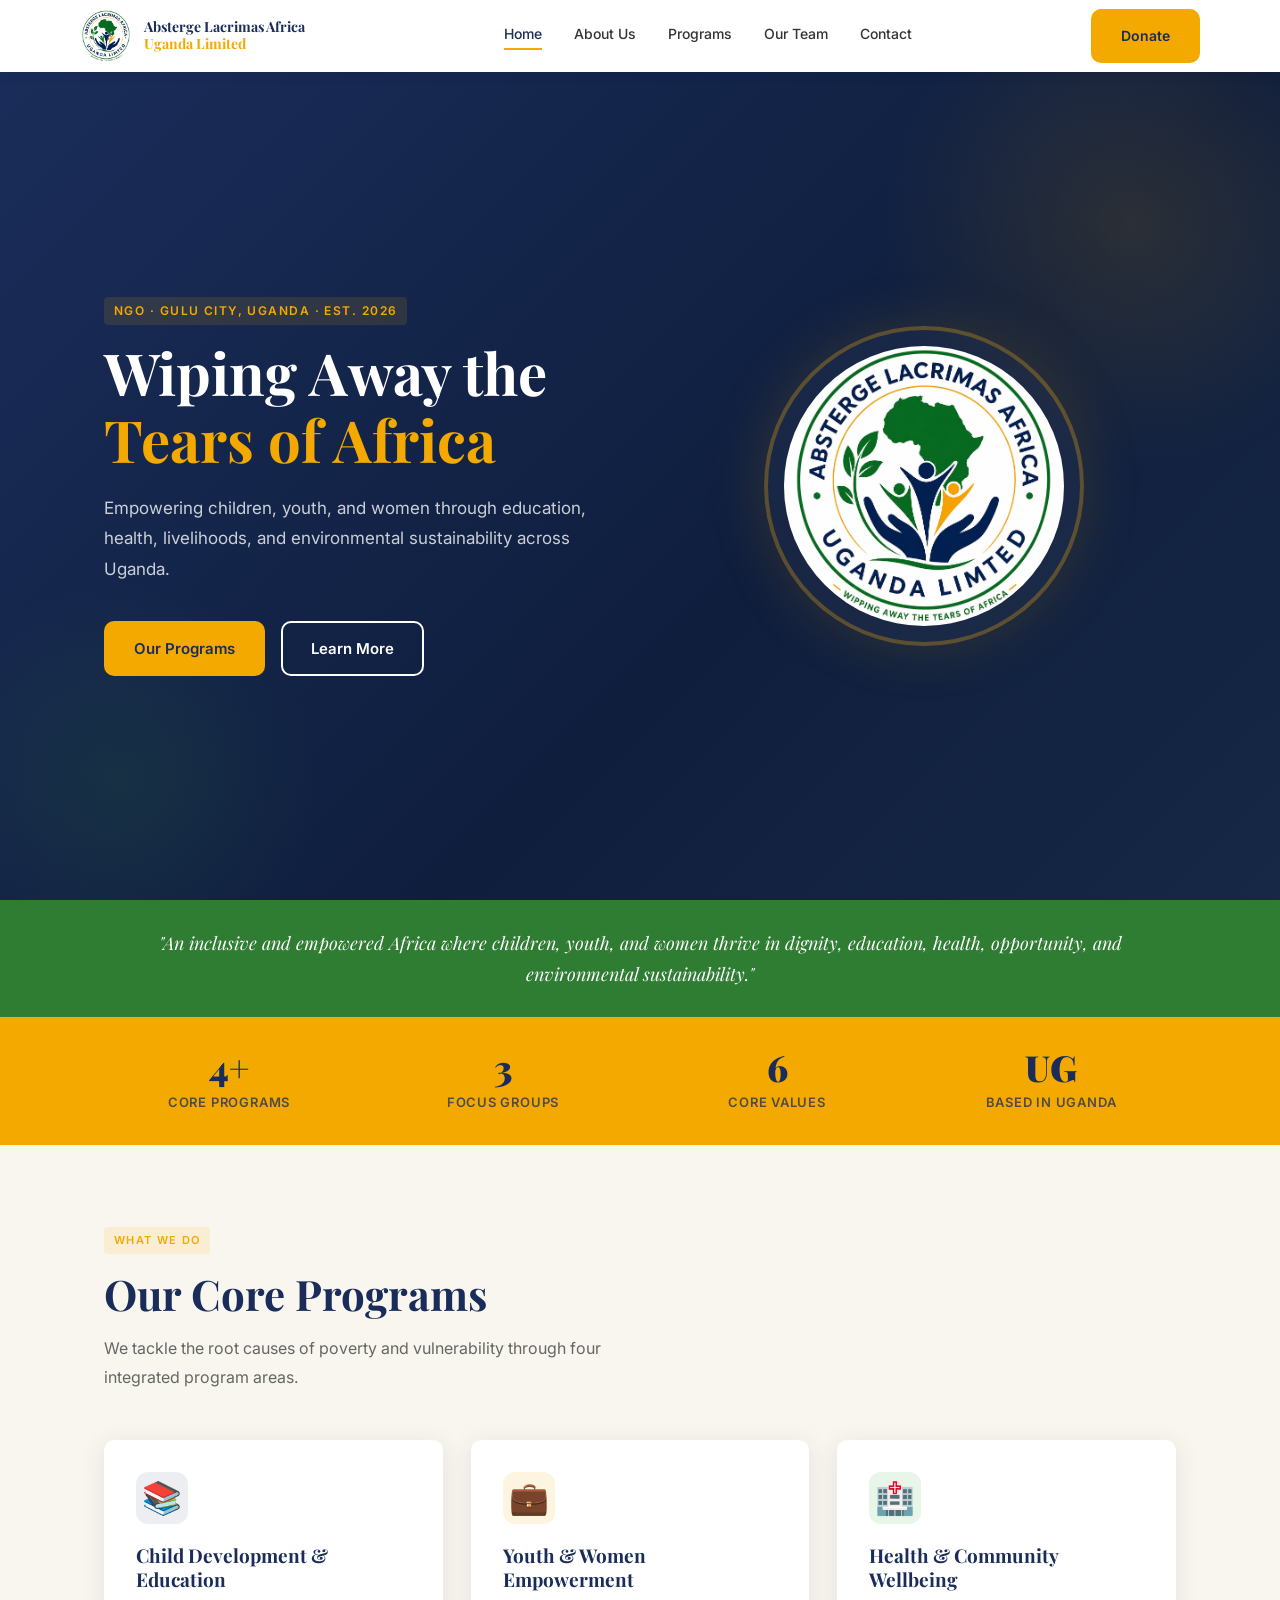
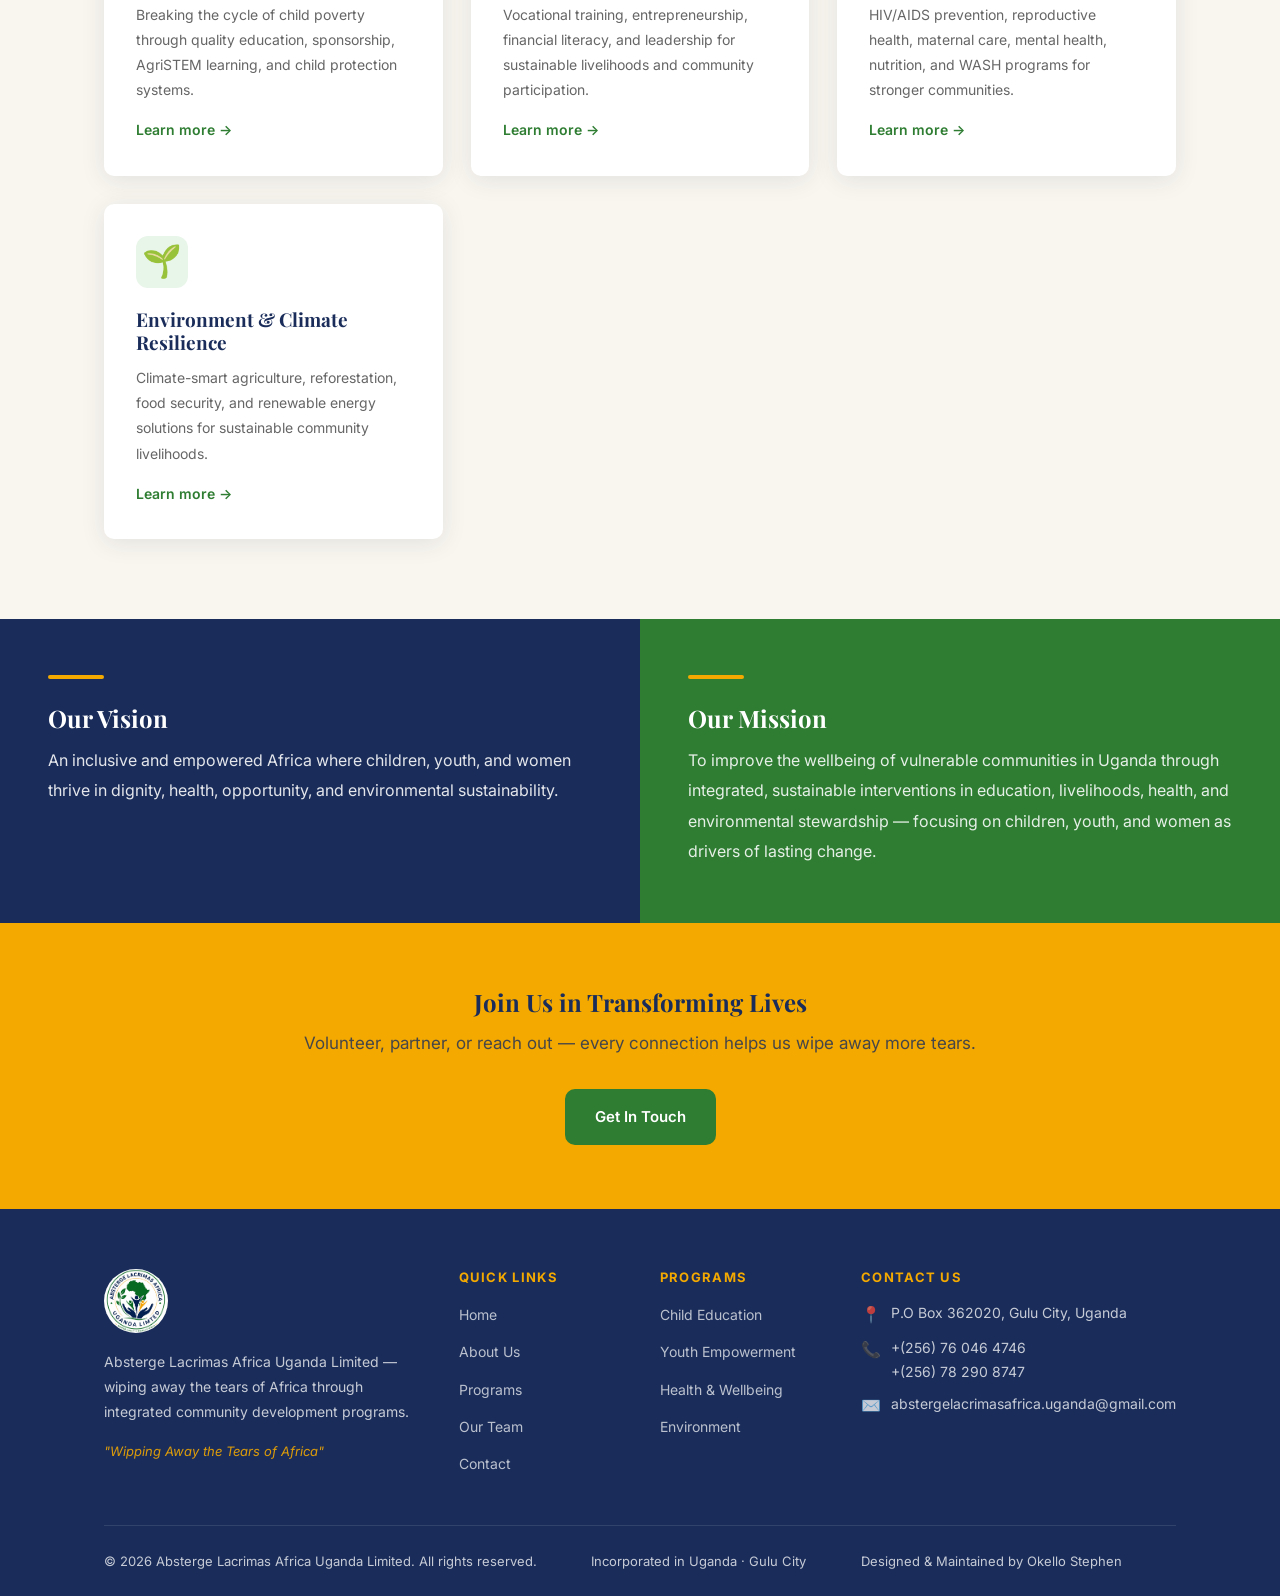
<file: index.html>
<!DOCTYPE html>
<html lang="en">
<head>
  <meta charset="UTF-8">
  <meta name="viewport" content="width=device-width, initial-scale=1.0">
  <title>Absterge Lacrimas Africa Uganda Limited</title>
  <link rel="icon" type="image" href="assets/logo.jpg">
  <link rel="stylesheet" href="main.css">
  <style>
    /* ── Hero ── */
    .hero {
      background: linear-gradient(135deg, var(--navy) 0%, #0f1e3d 60%, #162845 100%);
      min-height: 92vh;
      display: flex;
      align-items: center;
      position: relative;
      overflow: hidden;
    }
    .hero::before {
      content: '';
      position: absolute;
      top: -100px; right: -100px;
      width: 500px; height: 500px;
      border-radius: 50%;
      background: radial-gradient(circle, rgba(244,169,0,0.12), transparent 70%);
    }
    .hero::after {
      content: '';
      position: absolute;
      bottom: -80px; left: -80px;
      width: 400px; height: 400px;
      border-radius: 50%;
      background: radial-gradient(circle, rgba(46,125,50,0.15), transparent 70%);
    }
    .hero__inner {
      display: grid;
      grid-template-columns: 1fr 1fr;
      gap: 64px;
      align-items: center;
      position: relative;
      z-index: 1;
    }
    .hero__text .tag { font-size: 12px; }
    .hero__text h1 {
      color: var(--white);
      font-size: clamp(34px, 5vw, 58px);
      margin-bottom: 20px;
      line-height: 1.15;
    }
    .hero__text h1 span { color: var(--gold); }
    .hero__text p {
      color: rgba(255,255,255,0.78);
      font-size: 17px;
      line-height: 1.8;
      margin-bottom: 36px;
      max-width: 500px;
    }
    .hero__actions { display: flex; gap: 16px; flex-wrap: wrap; }
    .hero__visual {
      display: flex;
      justify-content: center;
      align-items: center;
    }
    .hero__logo-wrap {
      width: 320px; height: 320px;
      border-radius: 50%;
      border: 4px solid rgba(244,169,0,0.3);
      padding: 16px;
      background: rgba(255,255,255,0.04);
      backdrop-filter: blur(8px);
      display: flex; align-items: center; justify-content: center;
      box-shadow: 0 0 60px rgba(244,169,0,0.15);
      animation: float 4s ease-in-out infinite;
    }
    .hero__logo-wrap img { border-radius: 50%; width: 100%; height: 100%; object-fit: cover; }
    @keyframes float {
      0%, 100% { transform: translateY(0); }
      50%       { transform: translateY(-14px); }
    }
    @media (max-width: 768px) {
      .hero__inner { grid-template-columns: 1fr; text-align: center; }
      .hero__text p { margin-left: auto; margin-right: auto; }
      .hero__actions { justify-content: center; }
      .hero__logo-wrap { width: 220px; height: 220px; }
    }

    /* ── Mission strip ── */
    .mission-strip {
      background: var(--green);
      padding: 28px 0;
      text-align: center;
    }
    .mission-strip p {
      color: var(--white);
      font-size: 18px;
      font-style: italic;
      font-family: 'Playfair Display', serif;
    }

    /* ── Programs preview ── */
    .prog-icon { font-size: 32px; }

    /* ── Vision/Mission split ── */
    .vm-grid {
      display: grid;
      grid-template-columns: 1fr 1fr;
      gap: 0;
    }
    .vm-cell {
      padding: 56px 48px;
    }
    .vm-cell:first-child { background: var(--navy); color: var(--white); }
    .vm-cell:first-child h2 { color: var(--white); }
    .vm-cell:last-child  { background: var(--green); color: var(--white); }
    .vm-cell:last-child h2  { color: var(--white); }
    .vm-cell p { font-size: 16px; line-height: 1.9; opacity: 0.88; margin-top: 12px; }
    @media (max-width: 768px) { .vm-grid { grid-template-columns: 1fr; } }

    /* ── CTA banner ── */
    .cta-banner {
      background: var(--gold);
      padding: 64px 0;
      text-align: center;
    }
    .cta-banner h2 { color: var(--navy); margin-bottom: 12px; }
    .cta-banner p  { color: rgba(26,45,90,0.8); margin-bottom: 32px; font-size: 17px; }
  </style>
</head>
<body>

<!-- Hero -->
<section class="hero">
  <div class="container">
    <div class="hero__inner">
      <div class="hero__text">
        <span class="tag fade-up">NGO · Gulu City, Uganda · Est. 2026</span>
        <h1 class="fade-up-2">Wiping Away the <span>Tears of Africa</span></h1>
        <p class="fade-up-3">Empowering children, youth, and women through education, health, livelihoods, and environmental sustainability across Uganda.</p>
        <div class="hero__actions fade-up-3">
          <a href="programs.html" class="btn btn-primary">Our Programs</a>
          <a href="about.html" class="btn btn-outline">Learn More</a>
        </div>
      </div>
      <div class="hero__visual fade-up-2">
        <div class="hero__logo-wrap">
          <img src="assets/logo.jpg" alt="ALA Uganda Logo">
        </div>
      </div>
    </div>
  </div>
</section>

<!-- Mission strip -->
<div class="mission-strip">
  <div class="container">
    <p>"An inclusive and empowered Africa where children, youth, and women thrive in dignity, education, health, opportunity, and environmental sustainability."</p>
  </div>
</div>

<!-- Stats -->
<div class="stats-bar">
  <div class="container">
    <div class="stats-bar__grid">
      <div class="stats-bar__item">
        <div class="num">4+</div>
        <div class="lbl">Core Programs</div>
      </div>
      <div class="stats-bar__item">
        <div class="num">3</div>
        <div class="lbl">Focus Groups</div>
      </div>
      <div class="stats-bar__item">
        <div class="num">6</div>
        <div class="lbl">Core Values</div>
      </div>
      <div class="stats-bar__item">
        <div class="num">UG</div>
        <div class="lbl">Based in Uganda</div>
      </div>
    </div>
  </div>
</div>

<!-- Programs Preview -->
<section class="section">
  <div class="container">
    <span class="tag">What We Do</span>
    <h2 class="section-title">Our Core Programs</h2>
    <p class="section-sub">We tackle the root causes of poverty and vulnerability through four integrated program areas.</p>
    <div class="programs-grid">
      <div class="card">
        <div class="card__icon card__icon--navy"><span class="prog-icon">📚</span></div>
        <h3 style="font-size:19px;margin-bottom:10px;">Child Development &amp; Education</h3>
        <p style="font-size:14px;color:#666;line-height:1.8;">Breaking the cycle of child poverty through quality education, sponsorship, AgriSTEM learning, and child protection systems.</p>
        <a href="programs.html#education" style="display:inline-block;margin-top:16px;font-size:14px;font-weight:600;color:var(--green);">Learn more →</a>
      </div>
      <div class="card">
        <div class="card__icon card__icon--gold"><span class="prog-icon">💼</span></div>
        <h3 style="font-size:19px;margin-bottom:10px;">Youth &amp; Women Empowerment</h3>
        <p style="font-size:14px;color:#666;line-height:1.8;">Vocational training, entrepreneurship, financial literacy, and leadership for sustainable livelihoods and community participation.</p>
        <a href="programs.html#youth" style="display:inline-block;margin-top:16px;font-size:14px;font-weight:600;color:var(--green);">Learn more →</a>
      </div>
      <div class="card">
        <div class="card__icon card__icon--green"><span class="prog-icon">🏥</span></div>
        <h3 style="font-size:19px;margin-bottom:10px;">Health &amp; Community Wellbeing</h3>
        <p style="font-size:14px;color:#666;line-height:1.8;">HIV/AIDS prevention, reproductive health, maternal care, mental health, nutrition, and WASH programs for stronger communities.</p>
        <a href="programs.html#health" style="display:inline-block;margin-top:16px;font-size:14px;font-weight:600;color:var(--green);">Learn more →</a>
      </div>
      <div class="card">
        <div class="card__icon card__icon--green"><span class="prog-icon">🌱</span></div>
        <h3 style="font-size:19px;margin-bottom:10px;">Environment &amp; Climate Resilience</h3>
        <p style="font-size:14px;color:#666;line-height:1.8;">Climate-smart agriculture, reforestation, food security, and renewable energy solutions for sustainable community livelihoods.</p>
        <a href="programs.html#environment" style="display:inline-block;margin-top:16px;font-size:14px;font-weight:600;color:var(--green);">Learn more →</a>
      </div>
    </div>
  </div>
</section>

<!-- Vision / Mission split -->
<div class="vm-grid">
  <div class="vm-cell">
    <div class="gold-line"></div>
    <h2>Our Vision</h2>
    <p>An inclusive and empowered Africa where children, youth, and women thrive in dignity, health, opportunity, and environmental sustainability.</p>
  </div>
  <div class="vm-cell">
    <div class="gold-line"></div>
    <h2>Our Mission</h2>
    <p>To improve the wellbeing of vulnerable communities in Uganda through integrated, sustainable interventions in education, livelihoods, health, and environmental stewardship — focusing on children, youth, and women as drivers of lasting change.</p>
  </div>
</div>

<!-- CTA Banner -->
<div class="cta-banner">
  <div class="container">
    <h2>Join Us in Transforming Lives</h2>
    <p>Volunteer, partner, or reach out — every connection helps us wipe away more tears.</p>
    <a href="contact.html" class="btn btn-green">Get In Touch</a>
  </div>
</div>

<script src="shared.js"></script>
</body>
</html>
</file>
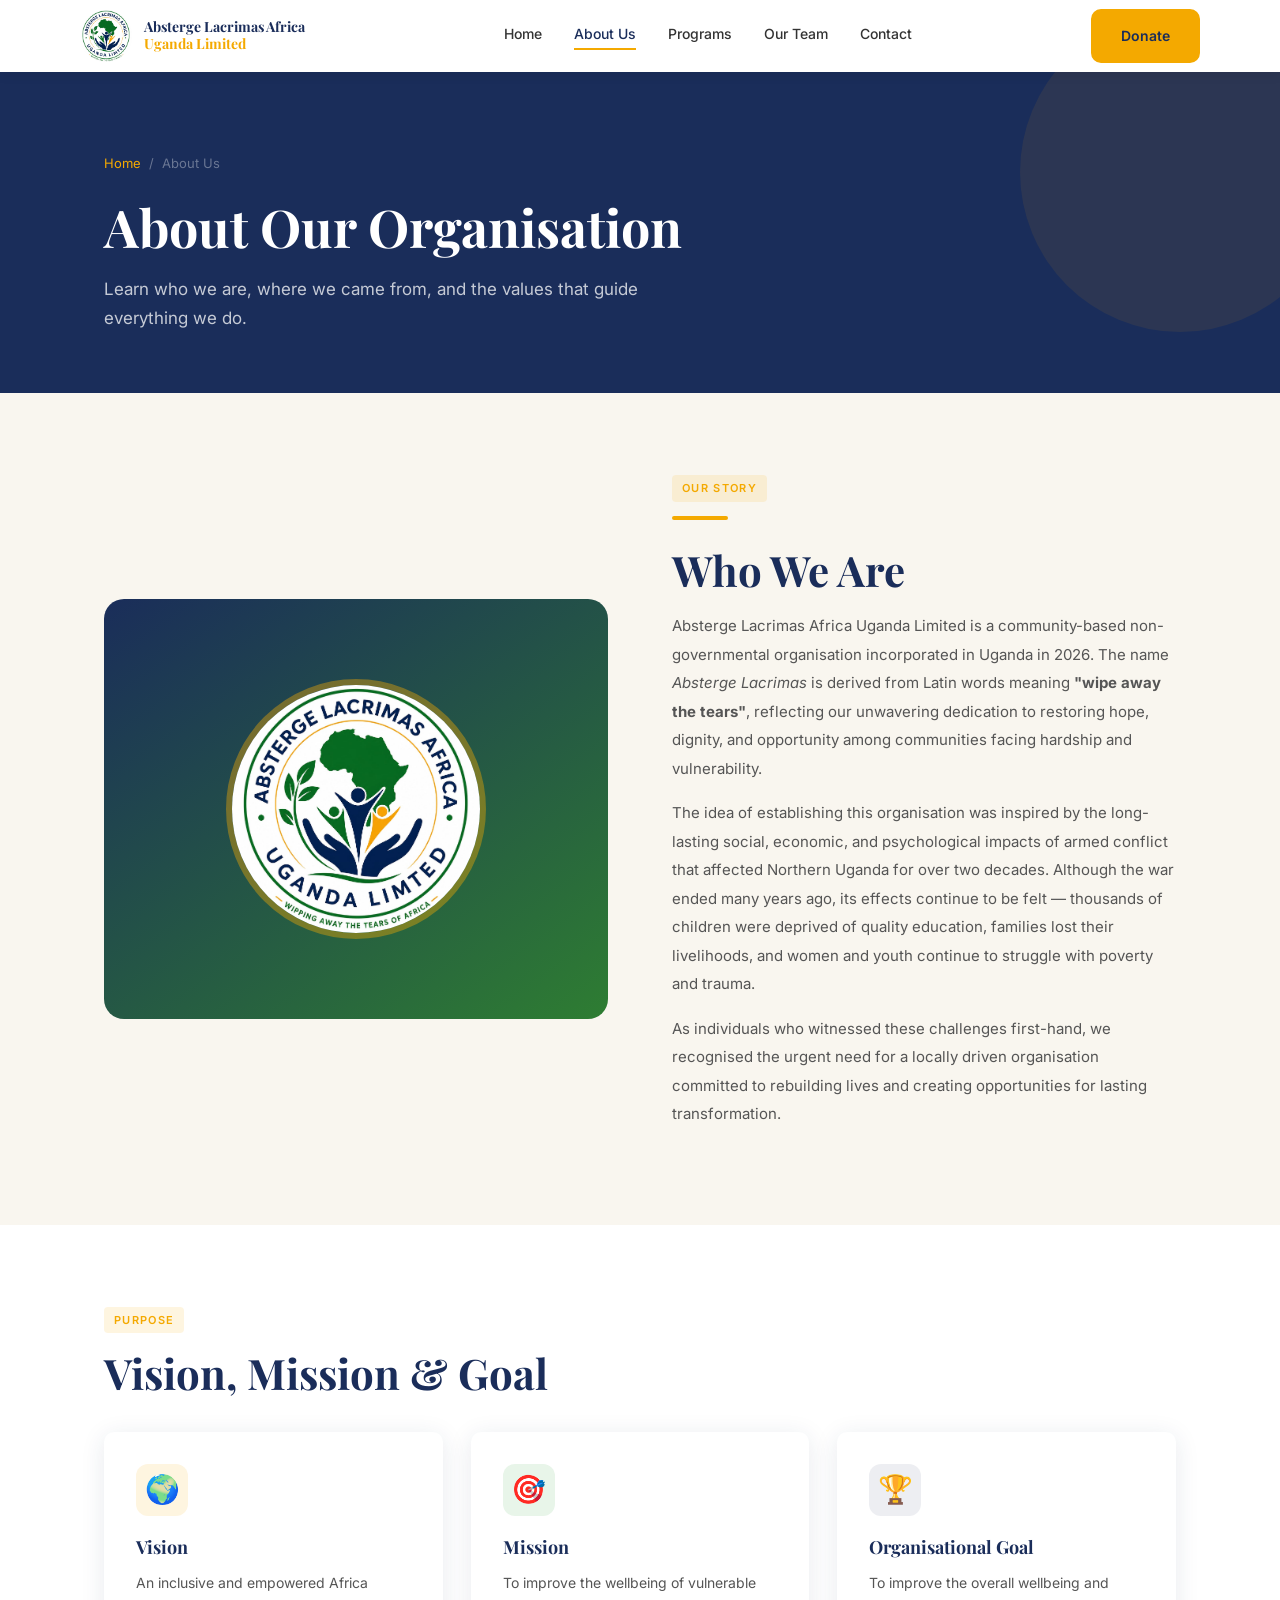
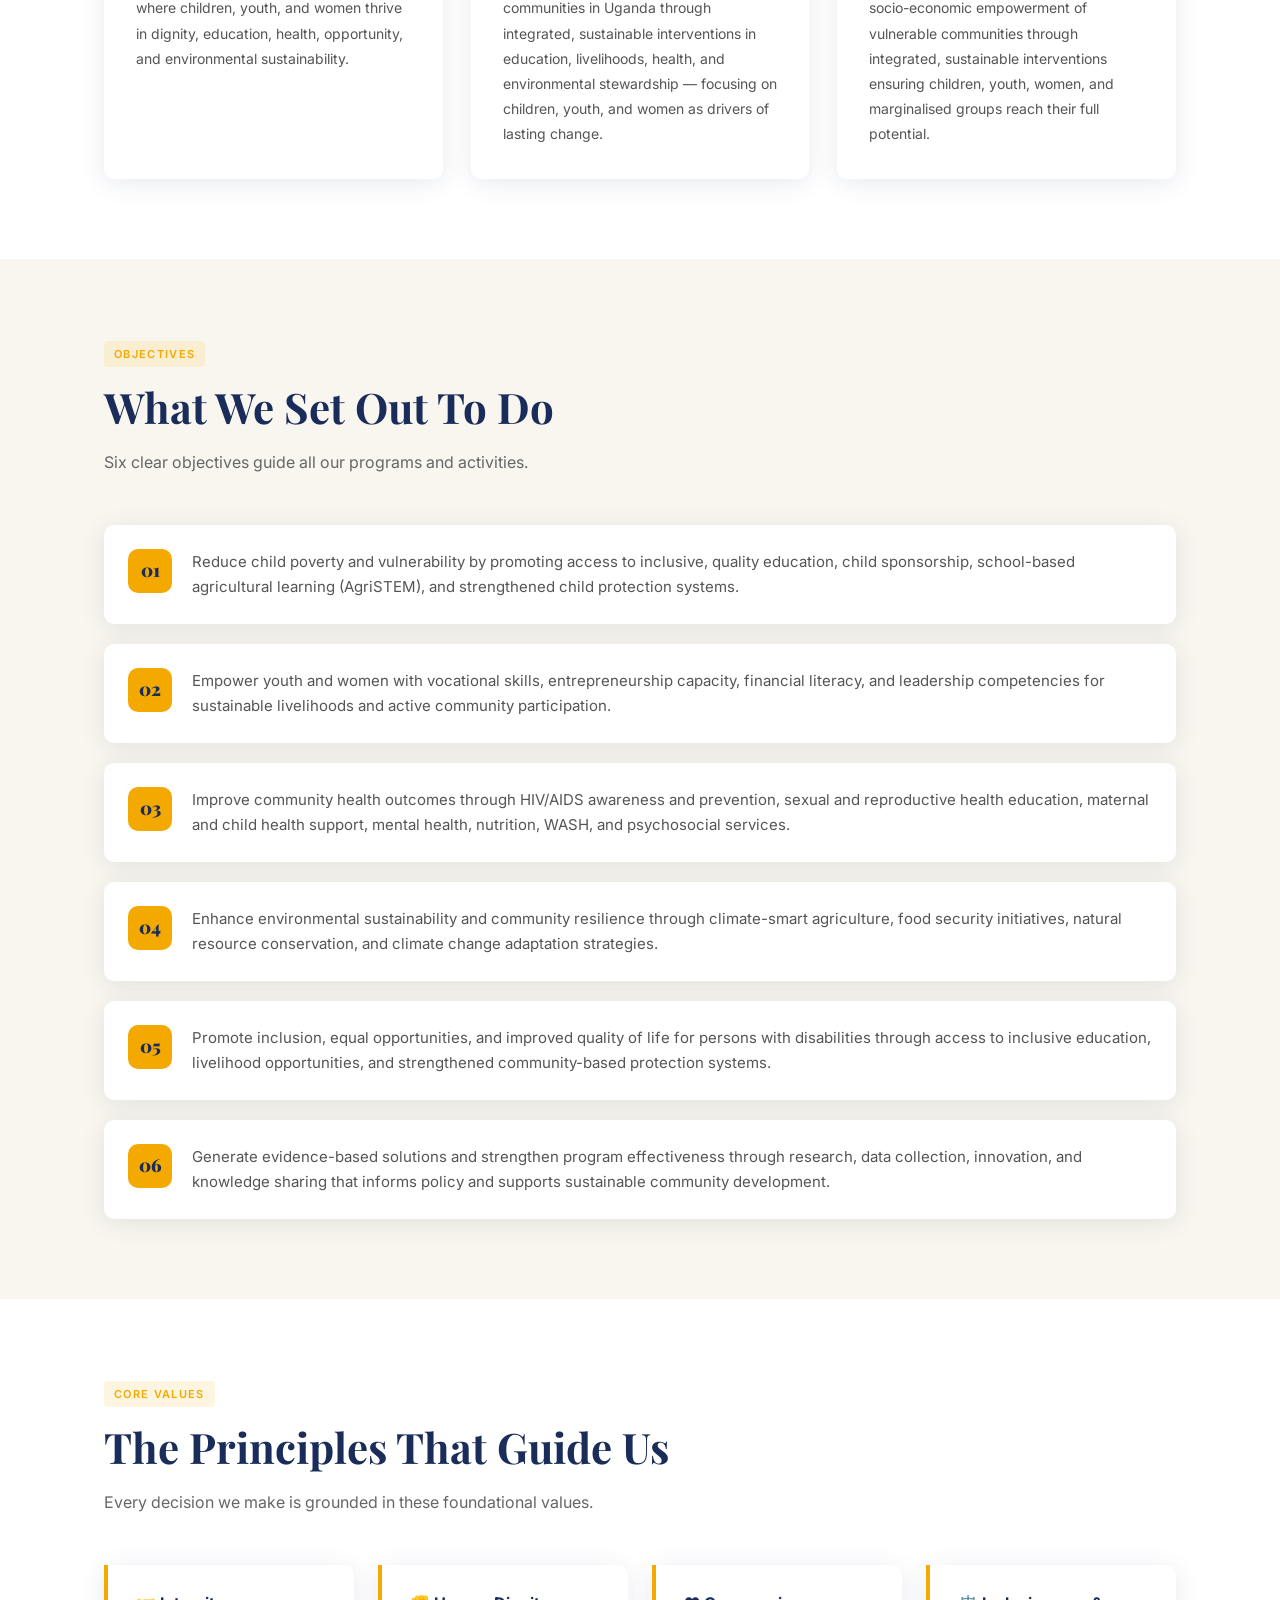
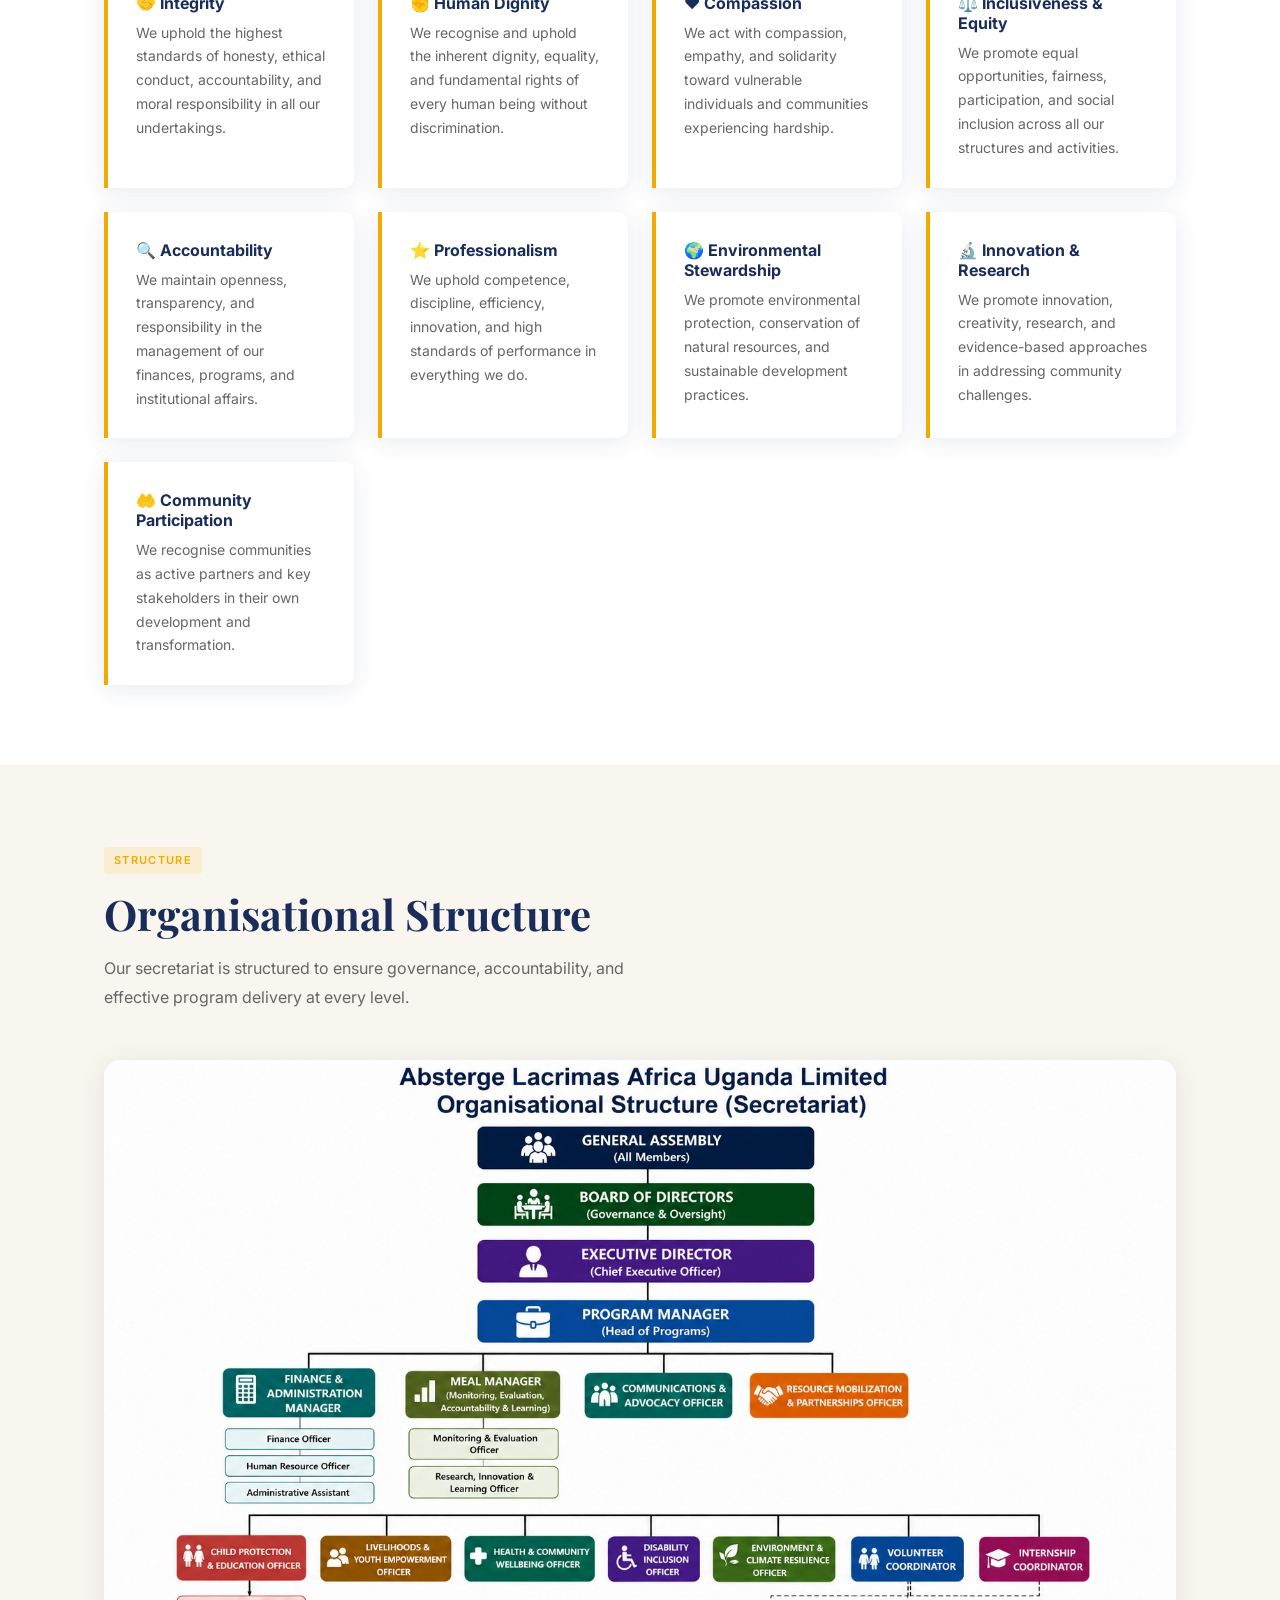
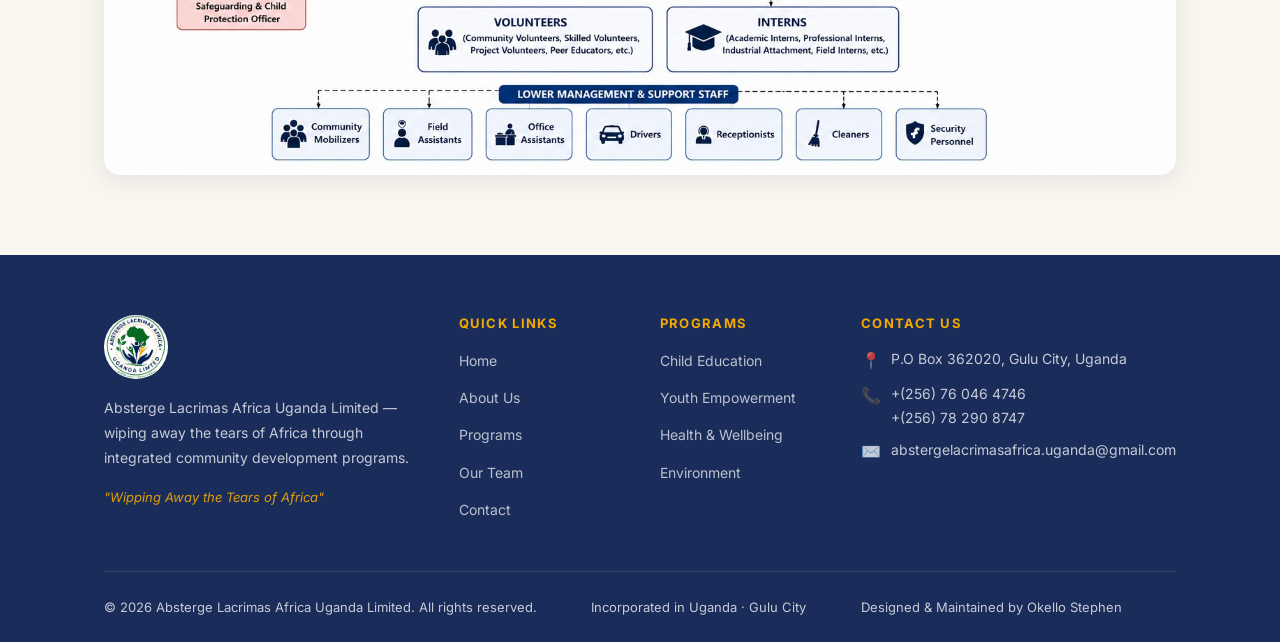
<file: about.html>
<!DOCTYPE html>
<html lang="en">
<head>
  <meta charset="UTF-8">
  <meta name="viewport" content="width=device-width, initial-scale=1.0">
  <title>About Us — Absterge Lacrimas Africa Uganda Limited</title>
  <link rel="icon" type="image" href="assets/logo.jpg">
  <link rel="stylesheet" href="main.css">
  <style>
    .about-story {
      display: grid;
      grid-template-columns: 1fr 1fr;
      gap: 64px;
      align-items: center;
    }
    .about-story__visual {
      border-radius: 20px;
      overflow: hidden;
      background: linear-gradient(145deg, var(--navy), var(--green));
      height: 420px;
      display: flex;
      align-items: center;
      justify-content: center;
      position: relative;
    }
    .about-story__visual img {
      width: 260px;
      height: 260px;
      object-fit: contain;
      border-radius: 50%;
      border: 6px solid rgba(244,169,0,0.4);
    }
    .about-story__text h2 { margin-bottom: 16px; }
    .about-story__text p  { font-size: 15px; color: #555; line-height: 1.9; margin-bottom: 16px; }
    @media (max-width: 768px) {
      .about-story { grid-template-columns: 1fr; }
    }

    .objectives-list { display: flex; flex-direction: column; gap: 20px; margin-top: 12px; }
    .obj-item {
      display: flex; gap: 20px; align-items: flex-start;
      padding: 24px;
      background: var(--white);
      border-radius: var(--radius);
      box-shadow: var(--shadow);
    }
    .obj-num {
      width: 44px; height: 44px; flex-shrink: 0;
      border-radius: 10px;
      background: var(--gold);
      color: var(--navy);
      font-family: 'Playfair Display', serif;
      font-weight: 900;
      font-size: 18px;
      display: flex; align-items: center; justify-content: center;
    }
    .obj-item p { font-size: 15px; color: #555; line-height: 1.7; }

    .organogram-wrap {
      text-align: center;
    }
    .organogram-wrap img {
      border-radius: 16px;
      box-shadow: var(--shadow);
      max-width: 100%;
      margin: 0 auto;
    }
  </style>
</head>
<body>

<!-- Page hero -->
<section class="page-hero">
  <div class="container">
    <div class="breadcrumb">
      <a href="index.html">Home</a>
      <span>/</span>
      <span>About Us</span>
    </div>
    <h1>About Our Organisation</h1>
    <p>Learn who we are, where we came from, and the values that guide everything we do.</p>
  </div>
</section>

<!-- Our Story -->
<section class="section">
  <div class="container">
    <div class="about-story">
      <div class="about-story__visual">
        <img src="assets/logo.jpg" alt="ALA Uganda Logo">
      </div>
      <div class="about-story__text">
        <span class="tag">Our Story</span>
        <div class="gold-line"></div>
        <h2 class="section-title">Who We Are</h2>
        <p>Absterge Lacrimas Africa Uganda Limited is a community-based non-governmental organisation incorporated in Uganda in 2026. The name <em>Absterge Lacrimas</em> is derived from Latin words meaning <strong>"wipe away the tears"</strong>, reflecting our unwavering dedication to restoring hope, dignity, and opportunity among communities facing hardship and vulnerability.</p>
        <p>The idea of establishing this organisation was inspired by the long-lasting social, economic, and psychological impacts of armed conflict that affected Northern Uganda for over two decades. Although the war ended many years ago, its effects continue to be felt — thousands of children were deprived of quality education, families lost their livelihoods, and women and youth continue to struggle with poverty and trauma.</p>
        <p>As individuals who witnessed these challenges first-hand, we recognised the urgent need for a locally driven organisation committed to rebuilding lives and creating opportunities for lasting transformation.</p>
      </div>
    </div>
  </div>
</section>

<!-- Vision / Mission / Goal -->
<section class="section section--alt">
  <div class="container">
    <span class="tag">Purpose</span>
    <h2 class="section-title">Vision, Mission &amp; Goal</h2>
    <div class="programs-grid" style="margin-top:32px;">
      <div class="card">
        <div class="card__icon card__icon--gold" style="font-size:28px;">🌍</div>
        <h3 style="font-size:18px;margin-bottom:12px;">Vision</h3>
        <p style="font-size:14px;color:#555;line-height:1.8;">An inclusive and empowered Africa where children, youth, and women thrive in dignity, education, health, opportunity, and environmental sustainability.</p>
      </div>
      <div class="card">
        <div class="card__icon card__icon--green" style="font-size:28px;">🎯</div>
        <h3 style="font-size:18px;margin-bottom:12px;">Mission</h3>
        <p style="font-size:14px;color:#555;line-height:1.8;">To improve the wellbeing of vulnerable communities in Uganda through integrated, sustainable interventions in education, livelihoods, health, and environmental stewardship — focusing on children, youth, and women as drivers of lasting change.</p>
      </div>
      <div class="card">
        <div class="card__icon card__icon--navy" style="font-size:28px;">🏆</div>
        <h3 style="font-size:18px;margin-bottom:12px;">Organisational Goal</h3>
        <p style="font-size:14px;color:#555;line-height:1.8;">To improve the overall wellbeing and socio-economic empowerment of vulnerable communities through integrated, sustainable interventions ensuring children, youth, women, and marginalised groups reach their full potential.</p>
      </div>
    </div>
  </div>
</section>

<!-- Objectives -->
<section class="section">
  <div class="container">
    <span class="tag">Objectives</span>
    <h2 class="section-title">What We Set Out To Do</h2>
    <p class="section-sub">Six clear objectives guide all our programs and activities.</p>
    <div class="objectives-list">
      <div class="obj-item">
        <div class="obj-num">01</div>
        <p>Reduce child poverty and vulnerability by promoting access to inclusive, quality education, child sponsorship, school-based agricultural learning (AgriSTEM), and strengthened child protection systems.</p>
      </div>
      <div class="obj-item">
        <div class="obj-num">02</div>
        <p>Empower youth and women with vocational skills, entrepreneurship capacity, financial literacy, and leadership competencies for sustainable livelihoods and active community participation.</p>
      </div>
      <div class="obj-item">
        <div class="obj-num">03</div>
        <p>Improve community health outcomes through HIV/AIDS awareness and prevention, sexual and reproductive health education, maternal and child health support, mental health, nutrition, WASH, and psychosocial services.</p>
      </div>
      <div class="obj-item">
        <div class="obj-num">04</div>
        <p>Enhance environmental sustainability and community resilience through climate-smart agriculture, food security initiatives, natural resource conservation, and climate change adaptation strategies.</p>
      </div>
      <div class="obj-item">
        <div class="obj-num">05</div>
        <p>Promote inclusion, equal opportunities, and improved quality of life for persons with disabilities through access to inclusive education, livelihood opportunities, and strengthened community-based protection systems.</p>
      </div>
      <div class="obj-item">
        <div class="obj-num">06</div>
        <p>Generate evidence-based solutions and strengthen program effectiveness through research, data collection, innovation, and knowledge sharing that informs policy and supports sustainable community development.</p>
      </div>
    </div>
  </div>
</section>

<!-- Core Values -->
<section class="section section--alt">
  <div class="container">
    <span class="tag">Core Values</span>
    <h2 class="section-title">The Principles That Guide Us</h2>
    <p class="section-sub">Every decision we make is grounded in these foundational values.</p>
    <div class="values-grid">
      <div class="value-item">
        <h4>🤝 Integrity</h4>
        <p>We uphold the highest standards of honesty, ethical conduct, accountability, and moral responsibility in all our undertakings.</p>
      </div>
      <div class="value-item">
        <h4>✊ Human Dignity</h4>
        <p>We recognise and uphold the inherent dignity, equality, and fundamental rights of every human being without discrimination.</p>
      </div>
      <div class="value-item">
        <h4>❤️ Compassion</h4>
        <p>We act with compassion, empathy, and solidarity toward vulnerable individuals and communities experiencing hardship.</p>
      </div>
      <div class="value-item">
        <h4>⚖️ Inclusiveness &amp; Equity</h4>
        <p>We promote equal opportunities, fairness, participation, and social inclusion across all our structures and activities.</p>
      </div>
      <div class="value-item">
        <h4>🔍 Accountability</h4>
        <p>We maintain openness, transparency, and responsibility in the management of our finances, programs, and institutional affairs.</p>
      </div>
      <div class="value-item">
        <h4>⭐ Professionalism</h4>
        <p>We uphold competence, discipline, efficiency, innovation, and high standards of performance in everything we do.</p>
      </div>
      <div class="value-item">
        <h4>🌍 Environmental Stewardship</h4>
        <p>We promote environmental protection, conservation of natural resources, and sustainable development practices.</p>
      </div>
      <div class="value-item">
        <h4>🔬 Innovation &amp; Research</h4>
        <p>We promote innovation, creativity, research, and evidence-based approaches in addressing community challenges.</p>
      </div>
      <div class="value-item">
        <h4>🤲 Community Participation</h4>
        <p>We recognise communities as active partners and key stakeholders in their own development and transformation.</p>
      </div>
    </div>
  </div>
</section>

<!-- Organogram -->
<section class="section">
  <div class="container">
    <span class="tag">Structure</span>
    <h2 class="section-title">Organisational Structure</h2>
    <p class="section-sub">Our secretariat is structured to ensure governance, accountability, and effective program delivery at every level.</p>
    <div class="organogram-wrap">
      <img src="assets/organogram.jpeg" alt="ALA Uganda Organisational Chart">
    </div>
  </div>
</section>

<script src="shared.js"></script>
</body>
</html>
</file>
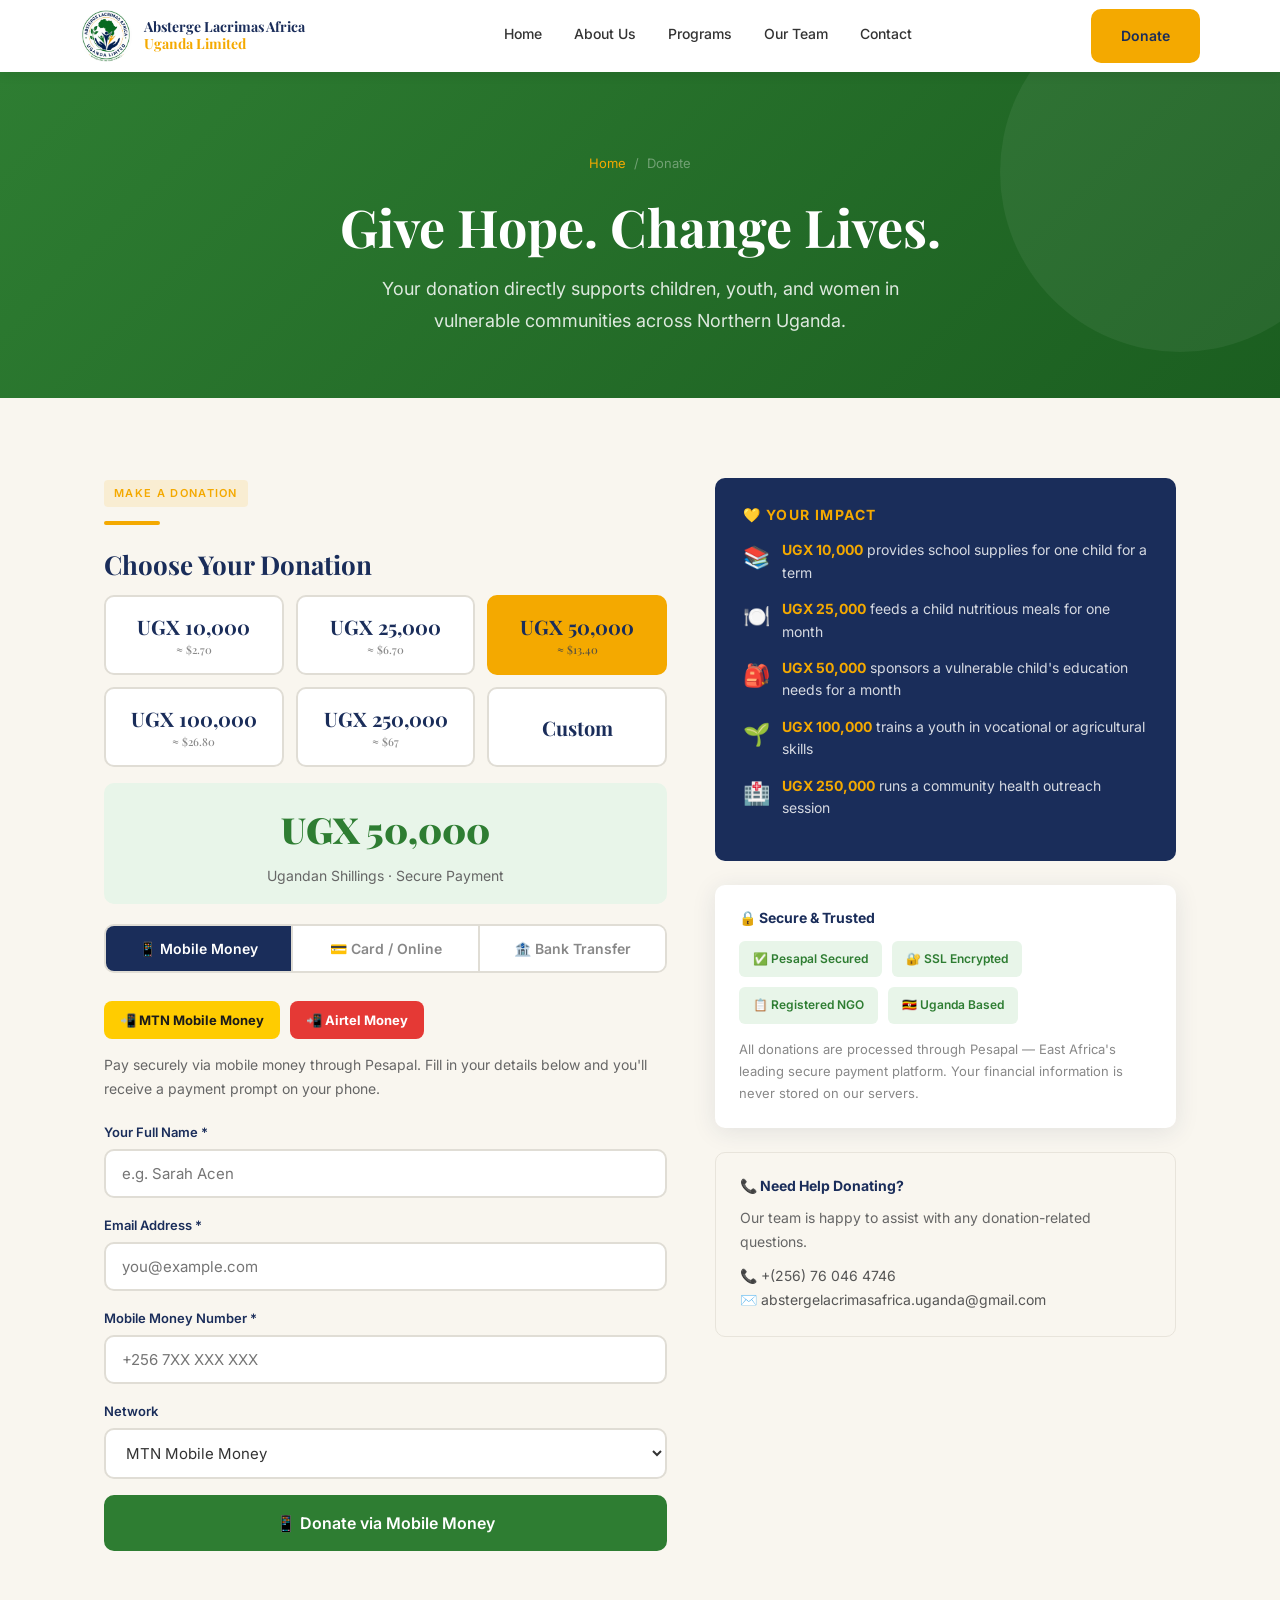
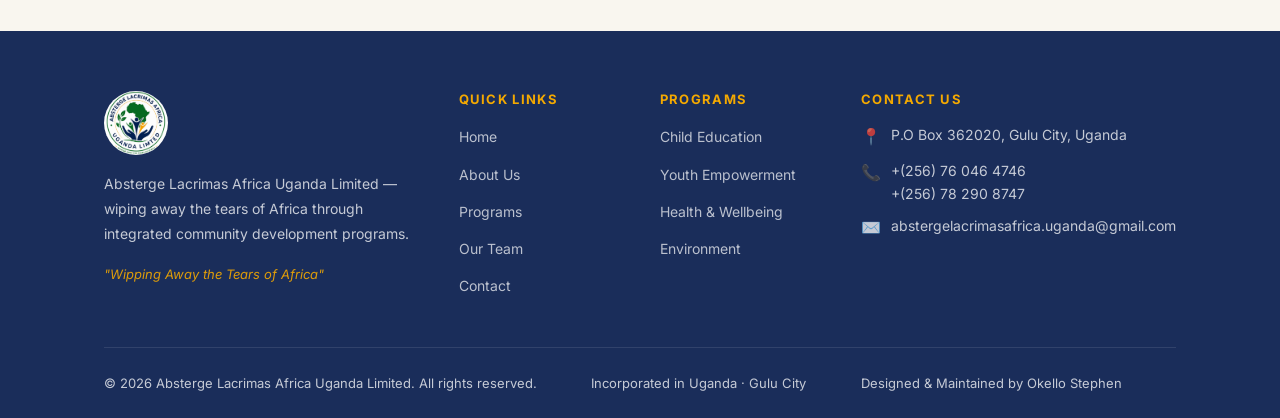
<file: donate.html>
<!DOCTYPE html>
<html lang="en">
<head>
  <meta charset="UTF-8">
  <meta name="viewport" content="width=device-width, initial-scale=1.0">
  <title>Donate — Absterge Lacrimas Africa Uganda Limited</title>
  <link rel="icon" type="image" href="assets/logo.jpg">
  <link rel="stylesheet" href="main.css">
  <style>
    /* ── Donation page styles ── */
    .donate-hero {
      background: linear-gradient(135deg, var(--green) 0%, #1b5e20 100%);
      padding: 80px 0 60px;
      position: relative;
      overflow: hidden;
      text-align: center;
    }
    .donate-hero::before {
      content: '';
      position: absolute;
      top: -80px; right: -80px;
      width: 360px; height: 360px;
      border-radius: 50%;
      background: rgba(255,255,255,0.06);
    }
    .donate-hero h1 { color: var(--white); font-size: clamp(32px,5vw,52px); margin-bottom: 14px; }
    .donate-hero p  { color: rgba(255,255,255,0.85); font-size: 18px; max-width: 560px; margin: 0 auto; line-height: 1.8; }
    .donate-hero .breadcrumb { justify-content: center; margin-bottom: 20px; }

    /* Amount selector */
    .amount-grid {
      display: grid;
      grid-template-columns: repeat(3, 1fr);
      gap: 12px;
      margin-bottom: 16px;
    }
    .amount-btn {
      padding: 16px;
      border: 2px solid #e0ddd5;
      border-radius: var(--radius);
      background: var(--white);
      font-family: 'Playfair Display', serif;
      font-size: 20px;
      font-weight: 700;
      color: var(--navy);
      cursor: pointer;
      transition: all 0.2s;
      text-align: center;
    }
    .amount-btn:hover  { border-color: var(--gold); background: #fffbf0; }
    .amount-btn.active { border-color: var(--gold); background: var(--gold); color: var(--navy); }
    .amount-sub { font-size: 11px; font-weight: 500; display: block; color: #888; margin-top: 2px; }
    .amount-btn.active .amount-sub { color: rgba(26,45,90,0.7); }

    /* Payment method tabs */
    .pay-tabs {
      display: flex;
      gap: 0;
      border: 2px solid #e0ddd5;
      border-radius: var(--radius);
      overflow: hidden;
      margin-bottom: 28px;
    }
    .pay-tab {
      flex: 1;
      padding: 14px;
      border: none;
      background: var(--white);
      font-family: 'Inter', sans-serif;
      font-size: 14px;
      font-weight: 600;
      color: #888;
      cursor: pointer;
      transition: all 0.2s;
      display: flex;
      align-items: center;
      justify-content: center;
      gap: 8px;
      border-right: 2px solid #e0ddd5;
    }
    .pay-tab:last-child { border-right: none; }
    .pay-tab.active { background: var(--navy); color: var(--white); }
    .pay-tab:hover:not(.active) { background: var(--cream); color: var(--navy); }

    /* Panel */
    .pay-panel { display: none; }
    .pay-panel.active { display: block; }

    /* Pesapal iframe container */
    .pesapal-wrap {
      border: 2px solid #e0ddd5;
      border-radius: var(--radius);
      overflow: hidden;
      background: #f9f9f9;
      min-height: 420px;
      display: flex;
      flex-direction: column;
      align-items: center;
      justify-content: center;
      padding: 32px;
      text-align: center;
    }
    .pesapal-form { width: 100%; }
    .pesapal-form .form-group { margin-bottom: 16px; text-align: left; }
    .pesapal-form label { display: block; font-size: 13px; font-weight: 600; color: var(--navy); margin-bottom: 6px; }
    .pesapal-form input, .pesapal-form select {
      width: 100%;
      padding: 13px 16px;
      border: 2px solid #e0ddd5;
      border-radius: var(--radius);
      font-family: 'Inter', sans-serif;
      font-size: 15px;
      color: var(--charcoal);
      background: var(--white);
      transition: border-color 0.2s;
      outline: none;
    }
    .pesapal-form input:focus, .pesapal-form select:focus { border-color: var(--gold); }

    /* Bank details card */
    .bank-card {
      background: var(--white);
      border-radius: var(--radius);
      box-shadow: var(--shadow);
      overflow: hidden;
    }
    .bank-card__header {
      background: var(--navy);
      padding: 20px 28px;
      display: flex;
      align-items: center;
      gap: 14px;
    }
    .bank-card__header h3 { color: var(--white); font-size: 17px; }
    .bank-card__header span { font-size: 28px; }
    .bank-detail-row {
      display: flex;
      justify-content: space-between;
      align-items: center;
      padding: 16px 28px;
      border-bottom: 1px solid #f0ece4;
    }
    .bank-detail-row:last-child { border-bottom: none; }
    .bank-detail-row .lbl { font-size: 12px; font-weight: 700; color: #999; text-transform: uppercase; letter-spacing: 0.08em; }
    .bank-detail-row .val { font-size: 15px; font-weight: 600; color: var(--navy); display: flex; align-items: center; gap: 8px; }
    .copy-btn {
      background: var(--light-g);
      border: none;
      border-radius: 6px;
      padding: 4px 10px;
      font-size: 12px;
      font-weight: 600;
      color: var(--green);
      cursor: pointer;
      transition: background 0.2s;
    }
    .copy-btn:hover { background: #c8e6c9; }

    /* Main layout */
    .donate-layout {
      display: grid;
      grid-template-columns: 1.1fr 0.9fr;
      gap: 48px;
      align-items: start;
    }
    @media (max-width: 860px) { .donate-layout { grid-template-columns: 1fr; } }

    /* Impact sidebar */
    .impact-box {
      background: var(--navy);
      border-radius: var(--radius);
      padding: 28px;
      margin-bottom: 24px;
    }
    .impact-box h4 { color: var(--gold); font-size: 14px; font-weight: 700; text-transform: uppercase; letter-spacing: 0.1em; margin-bottom: 16px; font-family: 'Inter', sans-serif; }
    .impact-item { display: flex; gap: 12px; margin-bottom: 14px; }
    .impact-item .ic { font-size: 22px; flex-shrink: 0; }
    .impact-item p { font-size: 14px; color: rgba(255,255,255,0.82); line-height: 1.6; }
    .impact-item strong { color: var(--gold); }

    .trust-badges { display: flex; flex-wrap: wrap; gap: 10px; margin-top: 8px; }
    .trust-badge {
      background: var(--light-g);
      border-radius: 6px;
      padding: 8px 14px;
      font-size: 12px;
      font-weight: 600;
      color: var(--green);
      display: flex;
      align-items: center;
      gap: 6px;
    }

    .momo-networks {
      display: flex;
      gap: 10px;
      flex-wrap: wrap;
      margin-top: 12px;
    }
    .momo-badge {
      padding: 8px 16px;
      border-radius: 8px;
      font-size: 13px;
      font-weight: 700;
    }
    .momo-badge--mtn    { background: #ffcc00; color: #1a1a1a; }
    .momo-badge--airtel { background: #e53935; color: white; }

    .amount-display {
      text-align: center;
      padding: 16px;
      background: var(--light-g);
      border-radius: var(--radius);
      margin-bottom: 20px;
    }
    .amount-display .selected-amount {
      font-family: 'Playfair Display', serif;
      font-size: 36px;
      font-weight: 900;
      color: var(--green);
    }
    .amount-display .currency { font-size: 14px; color: #666; margin-top: 4px; }

    #pesapalIframe {
      width: 100%;
      height: 500px;
      border: none;
      border-radius: var(--radius);
      display: none;
    }
    .loading-spinner {
      display: none;
      text-align: center;
      padding: 32px;
    }
    .spinner {
      width: 44px; height: 44px;
      border: 4px solid #e0ddd5;
      border-top-color: var(--green);
      border-radius: 50%;
      animation: spin 0.9s linear infinite;
      margin: 0 auto 16px;
    }
    @keyframes spin { to { transform: rotate(360deg); } }
  </style>
</head>
<body>

<!-- Hero -->
<section class="donate-hero">
  <div class="container">
    <div class="breadcrumb">
      <a href="index.html">Home</a>
      <span>/</span>
      <span>Donate</span>
    </div>
    <h1>Give Hope. Change Lives.</h1>
    <p>Your donation directly supports children, youth, and women in vulnerable communities across Northern Uganda.</p>
  </div>
</section>

<section class="section">
  <div class="container">
    <div class="donate-layout">

      <!-- LEFT: Donation form -->
      <div>
        <span class="tag">Make a Donation</span>
        <div class="gold-line"></div>
        <h2 class="section-title" style="font-size:26px;">Choose Your Donation</h2>

        <!-- Amount selector -->
        <div class="amount-grid" id="amountGrid">
          <button class="amount-btn" onclick="selectAmount(this, 10000)">UGX 10,000<span class="amount-sub">≈ $2.70</span></button>
          <button class="amount-btn" onclick="selectAmount(this, 25000)">UGX 25,000<span class="amount-sub">≈ $6.70</span></button>
          <button class="amount-btn active" onclick="selectAmount(this, 50000)">UGX 50,000<span class="amount-sub">≈ $13.40</span></button>
          <button class="amount-btn" onclick="selectAmount(this, 100000)">UGX 100,000<span class="amount-sub">≈ $26.80</span></button>
          <button class="amount-btn" onclick="selectAmount(this, 250000)">UGX 250,000<span class="amount-sub">≈ $67</span></button>
          <button class="amount-btn" onclick="selectAmount(this, 0)" id="customBtn">Custom</button>
        </div>

        <!-- Custom amount -->
        <div class="form-group" id="customAmountWrap" style="display:none;">
          <label for="customAmount">Enter Amount (UGX)</label>
          <input type="number" id="customAmount" placeholder="e.g. 150000" min="1000" oninput="updateCustomAmount(this.value)">
        </div>

        <!-- Selected amount display -->
        <div class="amount-display">
          <div class="selected-amount" id="amountDisplay">UGX 50,000</div>
          <div class="currency">Ugandan Shillings · Secure Payment</div>
        </div>

        <!-- Payment method tabs -->
        <div class="pay-tabs">
          <button class="pay-tab active" onclick="switchTab('mobilemoney', this)">📱 Mobile Money</button>
          <button class="pay-tab" onclick="switchTab('card', this)">💳 Card / Online</button>
          <button class="pay-tab" onclick="switchTab('bank', this)">🏦 Bank Transfer</button>
        </div>

        <!-- Mobile Money panel -->
        <div class="pay-panel active" id="panel-mobilemoney">
          <div class="momo-networks">
            <span class="momo-badge momo-badge--mtn">📲 MTN Mobile Money</span>
            <span class="momo-badge momo-badge--airtel">📲 Airtel Money</span>
          </div>
          <p style="font-size:14px;color:#666;margin:14px 0 20px;line-height:1.7;">Pay securely via mobile money through Pesapal. Fill in your details below and you'll receive a payment prompt on your phone.</p>

          <div class="pesapal-form">
            <div class="form-group">
              <label>Your Full Name *</label>
              <input type="text" id="mm-name" placeholder="e.g. Sarah Acen">
            </div>
            <div class="form-group">
              <label>Email Address *</label>
              <input type="email" id="mm-email" placeholder="you@example.com">
            </div>
            <div class="form-group">
              <label>Mobile Money Number *</label>
              <input type="tel" id="mm-phone" placeholder="+256 7XX XXX XXX">
            </div>
            <div class="form-group">
              <label>Network</label>
              <select id="mm-network">
                <option value="MTN">MTN Mobile Money</option>
                <option value="Airtel">Airtel Money</option>
              </select>
            </div>
            <button class="btn btn-green" style="width:100%;justify-content:center;font-size:16px;padding:16px;" onclick="initiatePesapal('mobile_money')">
              📱 Donate via Mobile Money
            </button>
          </div>

          <div class="loading-spinner" id="mm-loading">
            <div class="spinner"></div>
            <p style="color:#666;font-size:14px;">Connecting to Pesapal secure payment...</p>
          </div>
          <div id="pesapal-mm-frame"></div>
        </div>

        <!-- Card / Online panel -->
        <div class="pay-panel" id="panel-card">
          <p style="font-size:14px;color:#666;margin-bottom:20px;line-height:1.7;">Pay securely with Visa, Mastercard, or other cards through Pesapal's encrypted payment gateway.</p>

          <div class="pesapal-form">
            <div class="form-group">
              <label>Your Full Name *</label>
              <input type="text" id="card-name" placeholder="e.g. Sarah Acen">
            </div>
            <div class="form-group">
              <label>Email Address *</label>
              <input type="email" id="card-email" placeholder="you@example.com">
            </div>
            <div class="form-group">
              <label>Phone Number</label>
              <input type="tel" id="card-phone" placeholder="+256 7XX XXX XXX">
            </div>
            <button class="btn btn-green" style="width:100%;justify-content:center;font-size:16px;padding:16px;" onclick="initiatePesapal('credit_card')">
              💳 Donate via Card
            </button>
          </div>

          <div class="loading-spinner" id="card-loading">
            <div class="spinner"></div>
            <p style="color:#666;font-size:14px;">Opening secure Pesapal payment...</p>
          </div>
          <div id="pesapal-card-frame"></div>
        </div>

        <!-- Bank Transfer panel -->
        <div class="pay-panel" id="panel-bank">
          <p style="font-size:14px;color:#666;margin-bottom:20px;line-height:1.7;">Transfer directly to our organisation's bank account. Please use your name as the payment reference so we can acknowledge your donation.</p>

          <div class="bank-card">
            <div class="bank-card__header">
              <span>🏦</span>
              <h3>Bank Account Details</h3>
            </div>
            <div class="bank-detail-row">
              <div class="lbl">Account Name</div>
              <div class="val">Absterge Lacrimas Africa Uganda Limited <button class="copy-btn" onclick="copyText('Absterge Lacrimas Africa Uganda Limited')">Copy</button></div>
            </div>
            <div class="bank-detail-row">
              <div class="lbl">Bank Name</div>
              <div class="val">Equity Bank Uganda</div>
            </div>
            <div class="bank-detail-row">
              <div class="lbl">Account Number</div>
              <div class="val" id="accNum">1007203787684 <button class="copy-btn" onclick="copyText('1007203787684')">Copy</button></div>
            </div>
            <div class="bank-detail-row">
              <div class="lbl">Branch</div>
              <div class="val">Gulu Branch</div>
            </div>
            <div class="bank-detail-row">
              <div class="lbl">Swift / BIC</div>
            </div>
            <div class="bank-detail-row">
              <div class="lbl">Currency</div>
              <div class="val">UGX (Ugandan Shillings)</div>
            </div>
          </div>

          <div style="background:#fff8e1;border-left:4px solid var(--gold);border-radius:0 8px 8px 0;padding:16px 20px;margin-top:20px;">
            <p style="font-size:14px;color:#5d4037;line-height:1.7;"><strong>⚠️ Important:</strong> After making your transfer, please email us at <strong>abstergelacrimasafrica.uganda@gmail.com</strong> with your name, amount, and bank reference number so we can confirm receipt and send your acknowledgement.</p>
          </div>
        </div>

      </div>

      <!-- RIGHT: Impact sidebar -->
      <div>
        <div class="impact-box">
          <h4>💛 Your Impact</h4>
          <div class="impact-item"><span class="ic">📚</span><p><strong>UGX 10,000</strong> provides school supplies for one child for a term</p></div>
          <div class="impact-item"><span class="ic">🍽️</span><p><strong>UGX 25,000</strong> feeds a child nutritious meals for one month</p></div>
          <div class="impact-item"><span class="ic">🎒</span><p><strong>UGX 50,000</strong> sponsors a vulnerable child's education needs for a month</p></div>
          <div class="impact-item"><span class="ic">🌱</span><p><strong>UGX 100,000</strong> trains a youth in vocational or agricultural skills</p></div>
          <div class="impact-item"><span class="ic">🏥</span><p><strong>UGX 250,000</strong> runs a community health outreach session</p></div>
        </div>

        <div style="background:var(--white);border-radius:var(--radius);box-shadow:var(--shadow);padding:24px;margin-bottom:24px;">
          <h4 style="font-size:14px;font-weight:700;color:var(--navy);margin-bottom:14px;font-family:'Inter',sans-serif;">🔒 Secure &amp; Trusted</h4>
          <div class="trust-badges">
            <span class="trust-badge">✅ Pesapal Secured</span>
            <span class="trust-badge">🔐 SSL Encrypted</span>
            <span class="trust-badge">📋 Registered NGO</span>
            <span class="trust-badge">🇺🇬 Uganda Based</span>
          </div>
          <p style="font-size:13px;color:#888;margin-top:14px;line-height:1.7;">All donations are processed through Pesapal — East Africa's leading secure payment platform. Your financial information is never stored on our servers.</p>
        </div>

        <div style="background:var(--cream);border-radius:var(--radius);padding:24px;border:1px solid #e8e4db;">
          <h4 style="font-size:14px;font-weight:700;color:var(--navy);margin-bottom:12px;font-family:'Inter',sans-serif;">📞 Need Help Donating?</h4>
          <p style="font-size:14px;color:#666;line-height:1.7;margin-bottom:10px;">Our team is happy to assist with any donation-related questions.</p>
          <p style="font-size:14px;color:#555;">📞 +(256) 76 046 4746</p>
          <p style="font-size:14px;color:#555;">✉️ abstergelacrimasafrica.uganda@gmail.com</p>
        </div>
      </div>

    </div>
  </div>
</section>

<!-- Thank you modal -->
<div id="thankYouModal" style="display:none;position:fixed;inset:0;background:rgba(0,0,0,0.6);z-index:9999;display:none;align-items:center;justify-content:center;">
  <div style="background:var(--white);border-radius:20px;padding:48px 40px;max-width:480px;width:90%;text-align:center;box-shadow:0 24px 80px rgba(0,0,0,0.25);">
    <div style="font-size:64px;margin-bottom:16px;">🙏</div>
    <h2 style="color:var(--green);margin-bottom:12px;">Thank You!</h2>
    <p style="color:#555;line-height:1.8;margin-bottom:28px;">Your donation is being processed through Pesapal. You'll receive a confirmation on your phone or email shortly. <strong>Together we're wiping away the tears of Africa.</strong></p>
    <button class="btn btn-green" onclick="closeModal()" style="width:100%;justify-content:center;">Close</button>
  </div>
</div>

<script>
  let selectedAmount = 50000;

  function selectAmount(btn, amount) {
    document.querySelectorAll('.amount-btn').forEach(b => b.classList.remove('active'));
    btn.classList.add('active');
    const customWrap = document.getElementById('customAmountWrap');
    if (amount === 0) {
      customWrap.style.display = 'block';
      selectedAmount = parseInt(document.getElementById('customAmount').value) || 0;
    } else {
      customWrap.style.display = 'none';
      selectedAmount = amount;
    }
    updateDisplay();
  }

  function updateCustomAmount(val) {
    selectedAmount = parseInt(val) || 0;
    updateDisplay();
  }

  function updateDisplay() {
    const el = document.getElementById('amountDisplay');
    el.textContent = selectedAmount > 0
      ? 'UGX ' + selectedAmount.toLocaleString()
      : 'Enter amount above';
  }

  function switchTab(panel, btn) {
    document.querySelectorAll('.pay-tab').forEach(t => t.classList.remove('active'));
    document.querySelectorAll('.pay-panel').forEach(p => p.classList.remove('active'));
    btn.classList.add('active');
    document.getElementById('panel-' + panel).classList.add('active');
  }

  // ── PESAPAL CREDENTIALS (Live) ──
  const PESAPAL_CONSUMER_KEY    = '8AfktLpuCxMzs1J5rT1YzpPjoeaToOZE';
  const PESAPAL_CONSUMER_SECRET = '/oHc6v5C2hGNNmHs/FCtuXg2TTw=';
  const PESAPAL_ENDPOINT        = 'https://www.pesapal.com/API/PostPesapalDirectOrderV4';

  // ── OAuth 1.0 HMAC-SHA1 helpers ──
  // Percent-encode per RFC 3986
  function rfc3986Encode(str) {
    return encodeURIComponent(String(str))
      .replace(/!/g, '%21').replace(/'/g, '%27')
      .replace(/\(/g, '%28').replace(/\)/g, '%29')
      .replace(/\*/g, '%2A');
  }

  // HMAC-SHA1 using SubtleCrypto (built into all modern browsers)
  async function hmacSha1Base64(secret, message) {
    const enc  = new TextEncoder();
    const key  = await crypto.subtle.importKey(
      'raw', enc.encode(secret),
      { name: 'HMAC', hash: 'SHA-1' },
      false, ['sign']
    );
    const sig  = await crypto.subtle.sign('HMAC', key, enc.encode(message));
    // base64 encode
    return btoa(String.fromCharCode(...new Uint8Array(sig)));
  }

  // Build a signed Pesapal iframe URL
  async function buildPesapalUrl(orderXml, callbackUrl) {
    const timestamp = Math.floor(Date.now() / 1000).toString();
    const nonce     = 'ALA' + Date.now() + Math.random().toString(36).slice(2, 8);

    // OAuth params (excluding signature)
    const oauthParams = {
      oauth_callback        : callbackUrl,
      oauth_consumer_key    : PESAPAL_CONSUMER_KEY,
      oauth_nonce           : nonce,
      oauth_signature_method: 'HMAC-SHA1',
      oauth_timestamp       : timestamp,
      oauth_version         : '1.0',
      pesapal_request_data  : orderXml,
    };

    // Sort params alphabetically, encode each key=value, join with &
    const paramString = Object.keys(oauthParams)
      .sort()
      .map(k => rfc3986Encode(k) + '=' + rfc3986Encode(oauthParams[k]))
      .join('&');

    // Signature base string
    const sigBase = 'GET' + '&' +
      rfc3986Encode(PESAPAL_ENDPOINT) + '&' +
      rfc3986Encode(paramString);

    // Signing key = consumerSecret& (no token secret)
    const signingKey = rfc3986Encode(PESAPAL_CONSUMER_SECRET) + '&';

    const signature = await hmacSha1Base64(signingKey, sigBase);

    // Final URL with all params + signature
    const allParams = {
      ...oauthParams,
      oauth_signature: signature,
    };

    const queryString = Object.keys(allParams)
      .sort()
      .map(k => rfc3986Encode(k) + '=' + rfc3986Encode(allParams[k]))
      .join('&');

    return PESAPAL_ENDPOINT + '?' + queryString;
  }

  async function initiatePesapal(method) {
    if (!selectedAmount || selectedAmount < 1000) {
      alert('Please select or enter a valid donation amount (minimum UGX 1,000).');
      return;
    }

    let name, email, phone, network;
    if (method === 'mobile_money') {
      name    = document.getElementById('mm-name').value.trim();
      email   = document.getElementById('mm-email').value.trim();
      phone   = document.getElementById('mm-phone').value.trim();
      network = document.getElementById('mm-network').value;
    } else {
      name  = document.getElementById('card-name').value.trim();
      email = document.getElementById('card-email').value.trim();
      phone = document.getElementById('card-phone').value.trim();
    }

    if (!name || !email) {
      alert('Please enter your name and email address.');
      return;
    }
    if (method === 'mobile_money' && !phone) {
      alert('Please enter your mobile money number.');
      return;
    }

    const loadingId = method === 'mobile_money' ? 'mm-loading' : 'card-loading';
    const frameId   = method === 'mobile_money' ? 'pesapal-mm-frame' : 'pesapal-card-frame';

    document.getElementById(loadingId).style.display = 'block';
    document.getElementById(frameId).innerHTML = '';

    try {
      const orderId     = 'ALA-' + Date.now();
      const callbackUrl = window.location.origin +
        (window.location.pathname.replace(/\/[^/]*$/, '') || '') +
        '/donate.html?payment=success&ref=' + orderId;

      const firstName = name.split(' ')[0];
      const lastName  = name.split(' ').slice(1).join(' ') || firstName;

      const orderXml = `<?xml version="1.0" encoding="utf-8"?><PesapalDirectOrderInfo xmlns:xsi="http://www.w3.org/2001/XMLSchema-instance" xmlns:xsd="http://www.w3.org/2001/XMLSchema" Amount="${selectedAmount}" Description="Donation to Absterge Lacrimas Africa Uganda Limited" Type="MERCHANT" Reference="${orderId}" FirstName="${firstName}" LastName="${lastName}" Email="${email}" PhoneNumber="${phone || ''}" Currency="UGX" xmlns="http://www.pesapal.com" />`;

      const iframeUrl = await buildPesapalUrl(orderXml, callbackUrl);

      document.getElementById(loadingId).style.display = 'none';
      document.getElementById(frameId).innerHTML = `
        <div style="margin-top:12px;">
          <iframe
            src="${iframeUrl}"
            style="width:100%;height:520px;border:2px solid #e0ddd5;border-radius:10px;background:#f9f9f9;"
            title="Pesapal Secure Payment"
            allow="payment">
          </iframe>
          <p style="font-size:12px;color:#aaa;text-align:center;margin-top:8px;">
            🔒 Powered by <strong>Pesapal</strong> · End-to-end encrypted · Secure Payment Gateway
          </p>
        </div>`;
    } catch (err) {
      document.getElementById(loadingId).style.display = 'none';
      document.getElementById(frameId).innerHTML = `
        <div style="background:#ffebee;border:2px solid #e53935;border-radius:10px;padding:24px;text-align:center;margin-top:12px;">
          <div style="font-size:40px;margin-bottom:12px;">⚠️</div>
          <h3 style="color:#c62828;margin-bottom:8px;">Payment Could Not Load</h3>
          <p style="color:#666;font-size:14px;line-height:1.7;">
            There was an issue connecting to Pesapal.<br>
            Please try again or donate via <strong>Bank Transfer</strong> above.<br><br>
            You can also contact us directly:<br>
            📞 +(256) 76 046 4746<br>
            ✉️ abstergelacrimasafrica.uganda@gmail.com
          </p>
        </div>`;
      console.error('Pesapal error:', err);
    }
  }

  function copyText(text) {
    navigator.clipboard.writeText(text).then(() => {
      alert('Copied: ' + text);
    });
  }

  function closeModal() {
    document.getElementById('thankYouModal').style.display = 'none';
  }

  // Check for payment success callback
  window.addEventListener('load', () => {
    const params = new URLSearchParams(window.location.search);
    if (params.get('payment') === 'success') {
      document.getElementById('thankYouModal').style.display = 'flex';
    }
  });
</script>
<script src="shared.js"></script>
</body>
</html>
</file>
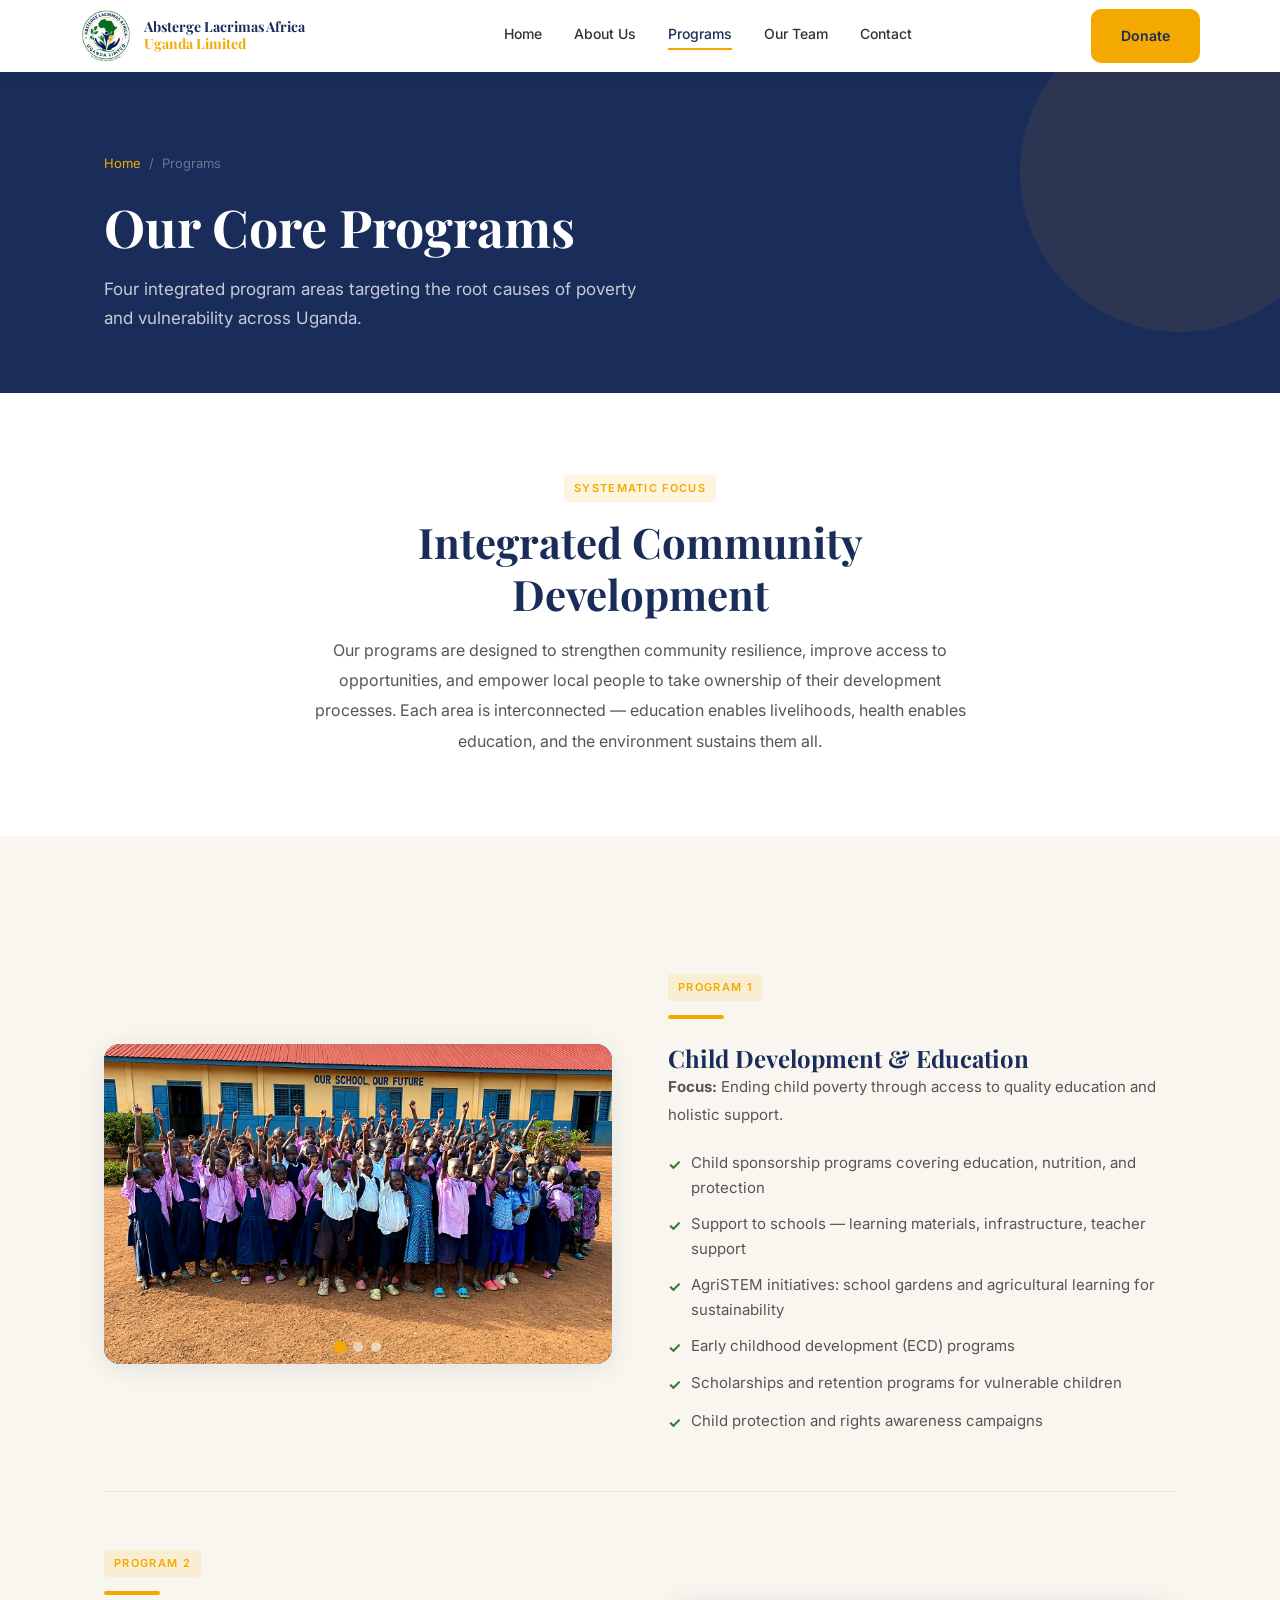
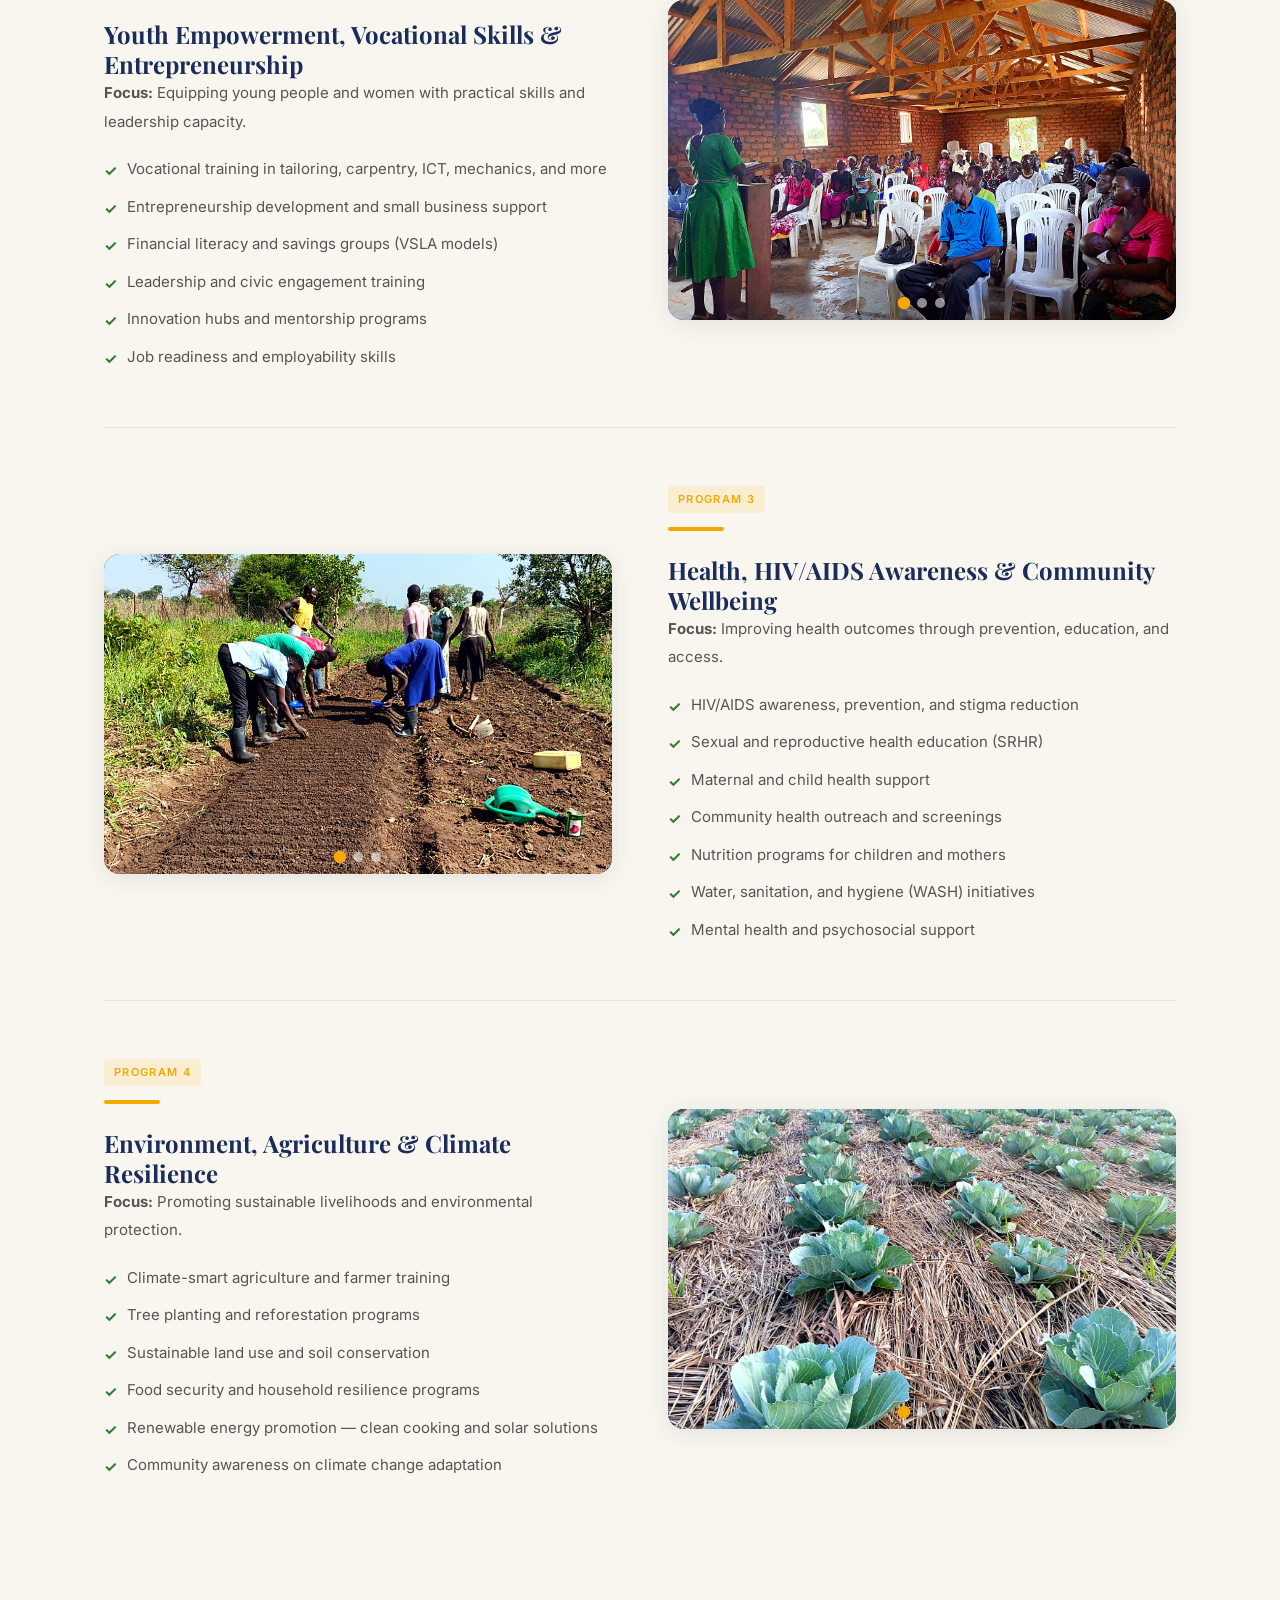
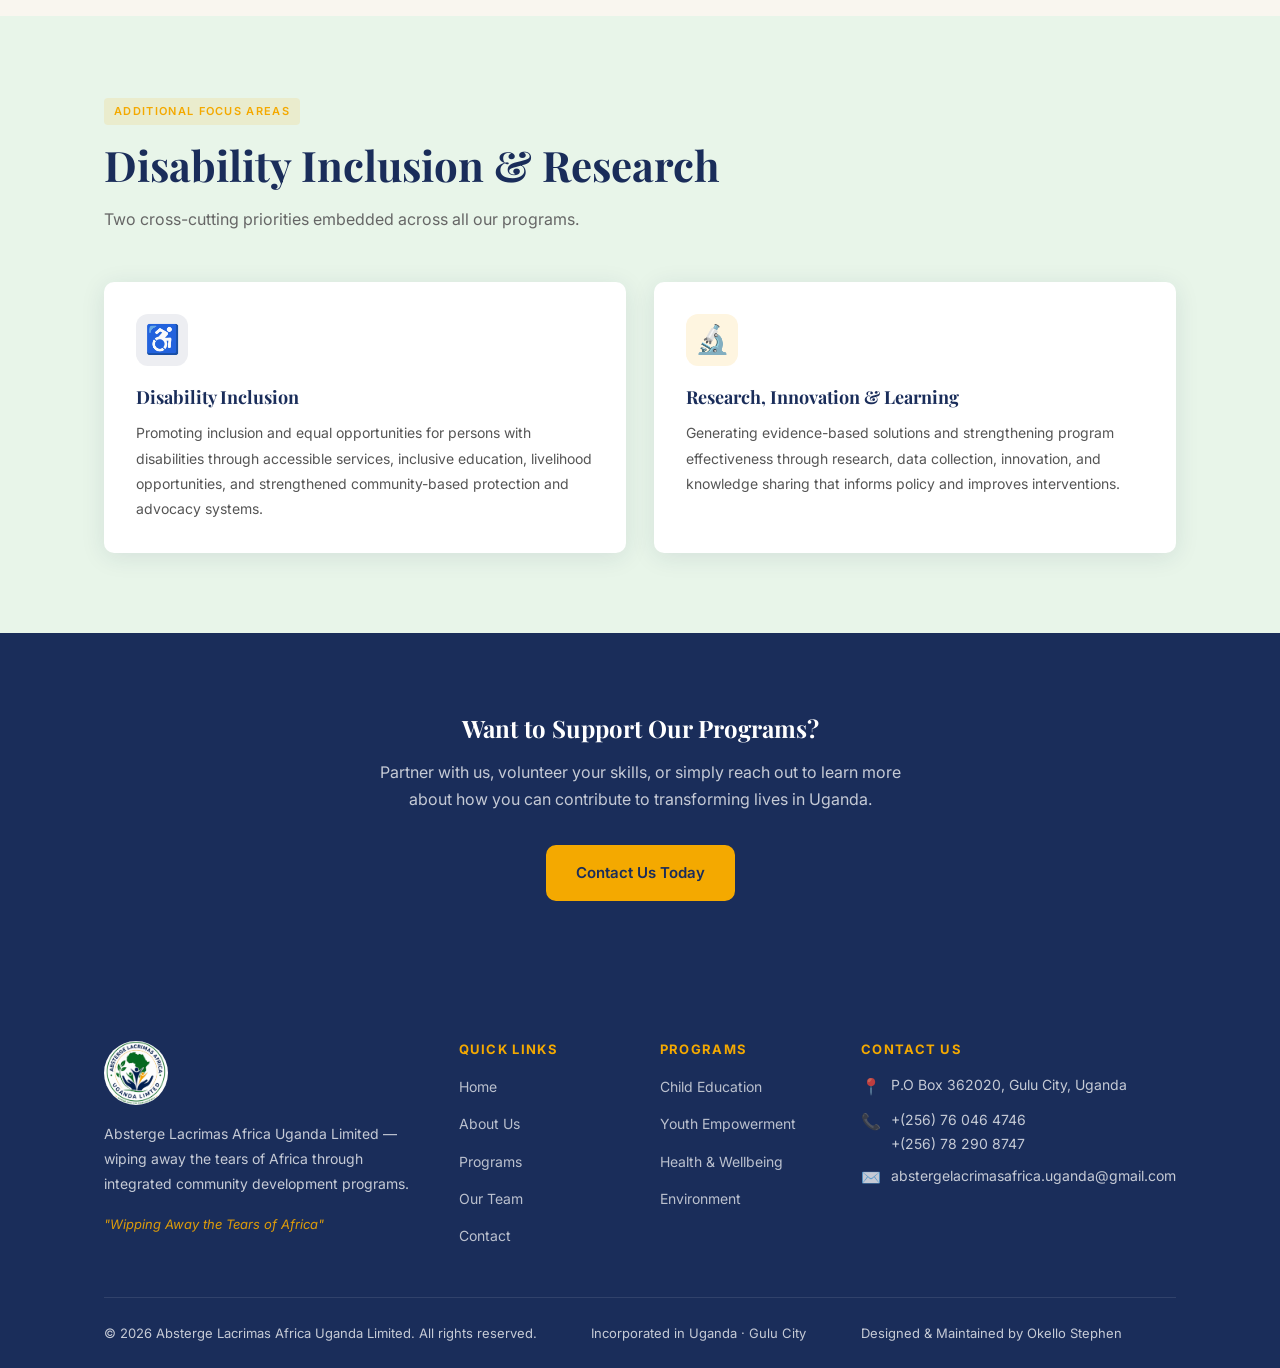
<file: programs.html>
<!DOCTYPE html>
<html lang="en">
<head>
  <meta charset="UTF-8">
  <meta name="viewport" content="width=device-width, initial-scale=1.0">
  <title>Our Programs — Absterge Lacrimas Africa Uganda Limited</title>
  <link rel="icon" type="image" href="assets/logo.jpg">
  <link rel="stylesheet" href="main.css">
  <style>
    /* Program photo sliders */
    .program-detail__img {
      background: var(--navy);
      box-shadow: var(--shadow);
      position: relative;
      display: block;
    }
    .slider {
      position: relative;
      width: 100%;
      height: 100%;
      overflow: hidden;
      touch-action: pan-y;
    }
    .slider__track {
      display: flex;
      height: 100%;
      transition: transform 0.6s ease;
    }
    .slider__slide {
      flex: 0 0 100%;
      height: 100%;
      overflow: hidden;
    }
    .slider__slide img {
      width: 100%;
      height: 100%;
      object-fit: cover;
      display: block;
      user-select: none;
      -webkit-user-drag: none;
    }
    .slider__btn {
      position: absolute;
      top: 50%;
      transform: translateY(-50%);
      width: 38px;
      height: 38px;
      border: none;
      border-radius: 50%;
      background: rgba(26,45,90,0.65);
      color: #fff;
      font-size: 22px;
      line-height: 1;
      cursor: pointer;
      display: flex;
      align-items: center;
      justify-content: center;
      opacity: 0;
      transition: opacity 0.25s, background 0.25s;
      z-index: 2;
    }
    .slider:hover .slider__btn,
    .slider__btn:focus-visible { opacity: 1; }
    .slider__btn:hover { background: var(--gold); color: var(--navy); }
    .slider__btn--prev { left: 12px; }
    .slider__btn--next { right: 12px; }
    .slider__dots {
      position: absolute;
      bottom: 12px;
      left: 0;
      right: 0;
      display: flex;
      justify-content: center;
      gap: 8px;
      z-index: 2;
    }
    .slider__dot {
      width: 10px;
      height: 10px;
      padding: 0;
      border: none;
      border-radius: 50%;
      background: rgba(255,255,255,0.55);
      cursor: pointer;
      transition: background 0.25s, transform 0.25s;
    }
    .slider__dot.is-active { background: var(--gold); transform: scale(1.25); }
    @media (max-width: 768px) {
      .program-detail__img { height: 240px; }
      .slider__btn { opacity: 1; width: 34px; height: 34px; }
    }
    @media (prefers-reduced-motion: reduce) {
      .slider__track { transition: none; }
    }
  </style>
</head>
<body>

<section class="page-hero">
  <div class="container">
    <div class="breadcrumb">
      <a href="index.html">Home</a>
      <span>/</span>
      <span>Programs</span>
    </div>
    <h1>Our Core Programs</h1>
    <p>Four integrated program areas targeting the root causes of poverty and vulnerability across Uganda.</p>
  </div>
</section>

<!-- Intro -->
<section class="section section--alt">
  <div class="container" style="text-align:center;max-width:720px;">
    <span class="tag">Systematic Focus</span>
    <h2 class="section-title">Integrated Community Development</h2>
    <p style="font-size:16px;color:#555;line-height:1.9;">Our programs are designed to strengthen community resilience, improve access to opportunities, and empower local people to take ownership of their development processes. Each area is interconnected — education enables livelihoods, health enables education, and the environment sustains them all.</p>
  </div>
</section>

<!-- Program 1: Education -->
<section class="section" id="education">
  <div class="container">
    <div class="program-detail">
      <div class="program-detail__img">
          <div class="slider" aria-roledescription="carousel" aria-label="Child Development &amp; Education photos">
            <div class="slider__track">
            <div class="slider__slide"><img src="assets/program1-1.jpg" alt="Pupils cheering in front of their school: “Our School, Our Future”" style="object-position:50% 62%;" loading="lazy"></div>
            <div class="slider__slide"><img src="assets/program1-2.jpg" alt="Children waving outside a classroom block" style="object-position:50% 45%;" loading="lazy"></div>
            <div class="slider__slide"><img src="assets/program1-3.jpg" alt="A facilitator with a school full of excited pupils" style="object-position:40% 50%;" loading="lazy"></div>
            </div>
            <button class="slider__btn slider__btn--prev" type="button" aria-label="Previous photo">&#8249;</button>
            <button class="slider__btn slider__btn--next" type="button" aria-label="Next photo">&#8250;</button>
            <div class="slider__dots"></div>
          </div>
        </div>
      <div class="program-detail__text">
        <span class="tag">Program 1</span>
        <div class="gold-line"></div>
        <h2>Child Development &amp; Education</h2>
        <p style="font-size:15px;color:#555;line-height:1.9;margin-bottom:8px;"><strong>Focus:</strong> Ending child poverty through access to quality education and holistic support.</p>
        <ul>
          <li>Child sponsorship programs covering education, nutrition, and protection</li>
          <li>Support to schools — learning materials, infrastructure, teacher support</li>
          <li>AgriSTEM initiatives: school gardens and agricultural learning for sustainability</li>
          <li>Early childhood development (ECD) programs</li>
          <li>Scholarships and retention programs for vulnerable children</li>
          <li>Child protection and rights awareness campaigns</li>
        </ul>
      </div>
    </div>

    <!-- Program 2: Youth -->
    <div class="program-detail" id="youth">
      <div class="program-detail__img">
          <div class="slider" aria-roledescription="carousel" aria-label="Youth Empowerment, Vocational Skills &amp; Entrepreneurship photos">
            <div class="slider__track">
            <div class="slider__slide"><img src="assets/program2-1.jpg" alt="Community members attending a training session" style="object-position:30% 62%;" loading="lazy"></div>
            <div class="slider__slide"><img src="assets/program2-2.jpg" alt="Piggery project supporting household income" style="object-position:50% 55%;" loading="lazy"></div>
            <div class="slider__slide"><img src="assets/program2-3.jpg" alt="A youth farmer in his vegetable garden" style="object-position:45% 40%;" loading="lazy"></div>
            </div>
            <button class="slider__btn slider__btn--prev" type="button" aria-label="Previous photo">&#8249;</button>
            <button class="slider__btn slider__btn--next" type="button" aria-label="Next photo">&#8250;</button>
            <div class="slider__dots"></div>
          </div>
        </div>
      <div class="program-detail__text">
        <span class="tag">Program 2</span>
        <div class="gold-line"></div>
        <h2>Youth Empowerment, Vocational Skills &amp; Entrepreneurship</h2>
        <p style="font-size:15px;color:#555;line-height:1.9;margin-bottom:8px;"><strong>Focus:</strong> Equipping young people and women with practical skills and leadership capacity.</p>
        <ul>
          <li>Vocational training in tailoring, carpentry, ICT, mechanics, and more</li>
          <li>Entrepreneurship development and small business support</li>
          <li>Financial literacy and savings groups (VSLA models)</li>
          <li>Leadership and civic engagement training</li>
          <li>Innovation hubs and mentorship programs</li>
          <li>Job readiness and employability skills</li>
        </ul>
      </div>
    </div>

    <!-- Program 3: Health -->
    <div class="program-detail" id="health">
      <div class="program-detail__img">
          <div class="slider" aria-roledescription="carousel" aria-label="Health, HIV/AIDS Awareness &amp; Community Wellbeing photos">
            <div class="slider__track">
            <div class="slider__slide"><img src="assets/program3-1.jpg" alt="Community members preparing a garden bed" style="object-position:50% 55%;" loading="lazy"></div>
            <div class="slider__slide"><img src="assets/program3-2.jpg" alt="Community discussion held under a tree" style="object-position:50% 45%;" loading="lazy"></div>
            <div class="slider__slide"><img src="assets/program3-3.jpg" alt="Community members gathered for a group photo" style="object-position:50% 48%;" loading="lazy"></div>
            </div>
            <button class="slider__btn slider__btn--prev" type="button" aria-label="Previous photo">&#8249;</button>
            <button class="slider__btn slider__btn--next" type="button" aria-label="Next photo">&#8250;</button>
            <div class="slider__dots"></div>
          </div>
        </div>
      <div class="program-detail__text">
        <span class="tag">Program 3</span>
        <div class="gold-line"></div>
        <h2>Health, HIV/AIDS Awareness &amp; Community Wellbeing</h2>
        <p style="font-size:15px;color:#555;line-height:1.9;margin-bottom:8px;"><strong>Focus:</strong> Improving health outcomes through prevention, education, and access.</p>
        <ul>
          <li>HIV/AIDS awareness, prevention, and stigma reduction</li>
          <li>Sexual and reproductive health education (SRHR)</li>
          <li>Maternal and child health support</li>
          <li>Community health outreach and screenings</li>
          <li>Nutrition programs for children and mothers</li>
          <li>Water, sanitation, and hygiene (WASH) initiatives</li>
          <li>Mental health and psychosocial support</li>
        </ul>
      </div>
    </div>

    <!-- Program 4: Environment -->
    <div class="program-detail" id="environment">
      <div class="program-detail__img">
          <div class="slider" aria-roledescription="carousel" aria-label="Environment, Agriculture &amp; Climate Resilience photos">
            <div class="slider__track">
            <div class="slider__slide"><img src="assets/program4-1.jpg" alt="Cabbage garden mulched with straw" style="object-position:50% 62%;" loading="lazy"></div>
            <div class="slider__slide"><img src="assets/program4-2.jpg" alt="Installing a borehole pump for clean water" style="object-position:50% 45%;" loading="lazy"></div>
            <div class="slider__slide"><img src="assets/program4-3.jpg" alt="Constructing a protected water point" style="object-position:50% 55%;" loading="lazy"></div>
            </div>
            <button class="slider__btn slider__btn--prev" type="button" aria-label="Previous photo">&#8249;</button>
            <button class="slider__btn slider__btn--next" type="button" aria-label="Next photo">&#8250;</button>
            <div class="slider__dots"></div>
          </div>
        </div>
      <div class="program-detail__text">
        <span class="tag">Program 4</span>
        <div class="gold-line"></div>
        <h2>Environment, Agriculture &amp; Climate Resilience</h2>
        <p style="font-size:15px;color:#555;line-height:1.9;margin-bottom:8px;"><strong>Focus:</strong> Promoting sustainable livelihoods and environmental protection.</p>
        <ul>
          <li>Climate-smart agriculture and farmer training</li>
          <li>Tree planting and reforestation programs</li>
          <li>Sustainable land use and soil conservation</li>
          <li>Food security and household resilience programs</li>
          <li>Renewable energy promotion — clean cooking and solar solutions</li>
          <li>Community awareness on climate change adaptation</li>
        </ul>
      </div>
    </div>
  </div>
</section>

<!-- Disability & Research -->
<section class="section section--green">
  <div class="container">
    <span class="tag">Additional Focus Areas</span>
    <h2 class="section-title">Disability Inclusion &amp; Research</h2>
    <p class="section-sub">Two cross-cutting priorities embedded across all our programs.</p>
    <div class="programs-grid">
      <div class="card">
        <div class="card__icon card__icon--navy" style="font-size:28px;">♿</div>
        <h3 style="font-size:18px;margin-bottom:12px;">Disability Inclusion</h3>
        <p style="font-size:14px;color:#555;line-height:1.8;">Promoting inclusion and equal opportunities for persons with disabilities through accessible services, inclusive education, livelihood opportunities, and strengthened community-based protection and advocacy systems.</p>
      </div>
      <div class="card">
        <div class="card__icon card__icon--gold" style="font-size:28px;">🔬</div>
        <h3 style="font-size:18px;margin-bottom:12px;">Research, Innovation &amp; Learning</h3>
        <p style="font-size:14px;color:#555;line-height:1.8;">Generating evidence-based solutions and strengthening program effectiveness through research, data collection, innovation, and knowledge sharing that informs policy and improves interventions.</p>
      </div>
    </div>
  </div>
</section>

<!-- CTA -->
<section class="section section--dark" style="text-align:center;">
  <div class="container" style="max-width:600px;">
    <h2>Want to Support Our Programs?</h2>
    <p style="color:rgba(255,255,255,0.75);margin:16px 0 32px;font-size:16px;">Partner with us, volunteer your skills, or simply reach out to learn more about how you can contribute to transforming lives in Uganda.</p>
    <a href="contact.html" class="btn btn-primary">Contact Us Today</a>
  </div>
</section>

<script src="shared.js"></script>
<script>
  /* Program photo sliders: arrows, dots, swipe, autoplay (pauses on hover/touch) */
  document.querySelectorAll('.slider').forEach(function (slider) {
    var track = slider.querySelector('.slider__track');
    var slides = slider.querySelectorAll('.slider__slide');
    var dotsWrap = slider.querySelector('.slider__dots');
    var count = slides.length, index = 0, timer = null, startX = null;

    slides.forEach(function (_, i) {
      var d = document.createElement('button');
      d.type = 'button';
      d.className = 'slider__dot';
      d.setAttribute('aria-label', 'Go to photo ' + (i + 1));
      d.addEventListener('click', function () { go(i); restart(); });
      dotsWrap.appendChild(d);
    });
    var dots = dotsWrap.children;

    function go(i) {
      index = (i + count) % count;
      track.style.transform = 'translateX(-' + (index * 100) + '%)';
      for (var k = 0; k < dots.length; k++) dots[k].classList.toggle('is-active', k === index);
    }
    function start() {
      if (count > 1 && !window.matchMedia('(prefers-reduced-motion: reduce)').matches)
        timer = setInterval(function () { go(index + 1); }, 4500);
    }
    function stop() { clearInterval(timer); }
    function restart() { stop(); start(); }

    slider.querySelector('.slider__btn--prev').addEventListener('click', function () { go(index - 1); restart(); });
    slider.querySelector('.slider__btn--next').addEventListener('click', function () { go(index + 1); restart(); });
    slider.addEventListener('mouseenter', stop);
    slider.addEventListener('mouseleave', start);
    slider.addEventListener('touchstart', function (e) { startX = e.touches[0].clientX; stop(); }, { passive: true });
    slider.addEventListener('touchend', function (e) {
      if (startX !== null) {
        var dx = e.changedTouches[0].clientX - startX;
        if (Math.abs(dx) > 40) go(index + (dx < 0 ? 1 : -1));
        startX = null;
      }
      start();
    });

    if (count <= 1) { slider.querySelectorAll('.slider__btn,.slider__dots').forEach(function (n) { n.style.display = 'none'; }); }
    go(0);
    start();
  });
</script>
</body>
</html>
</file>
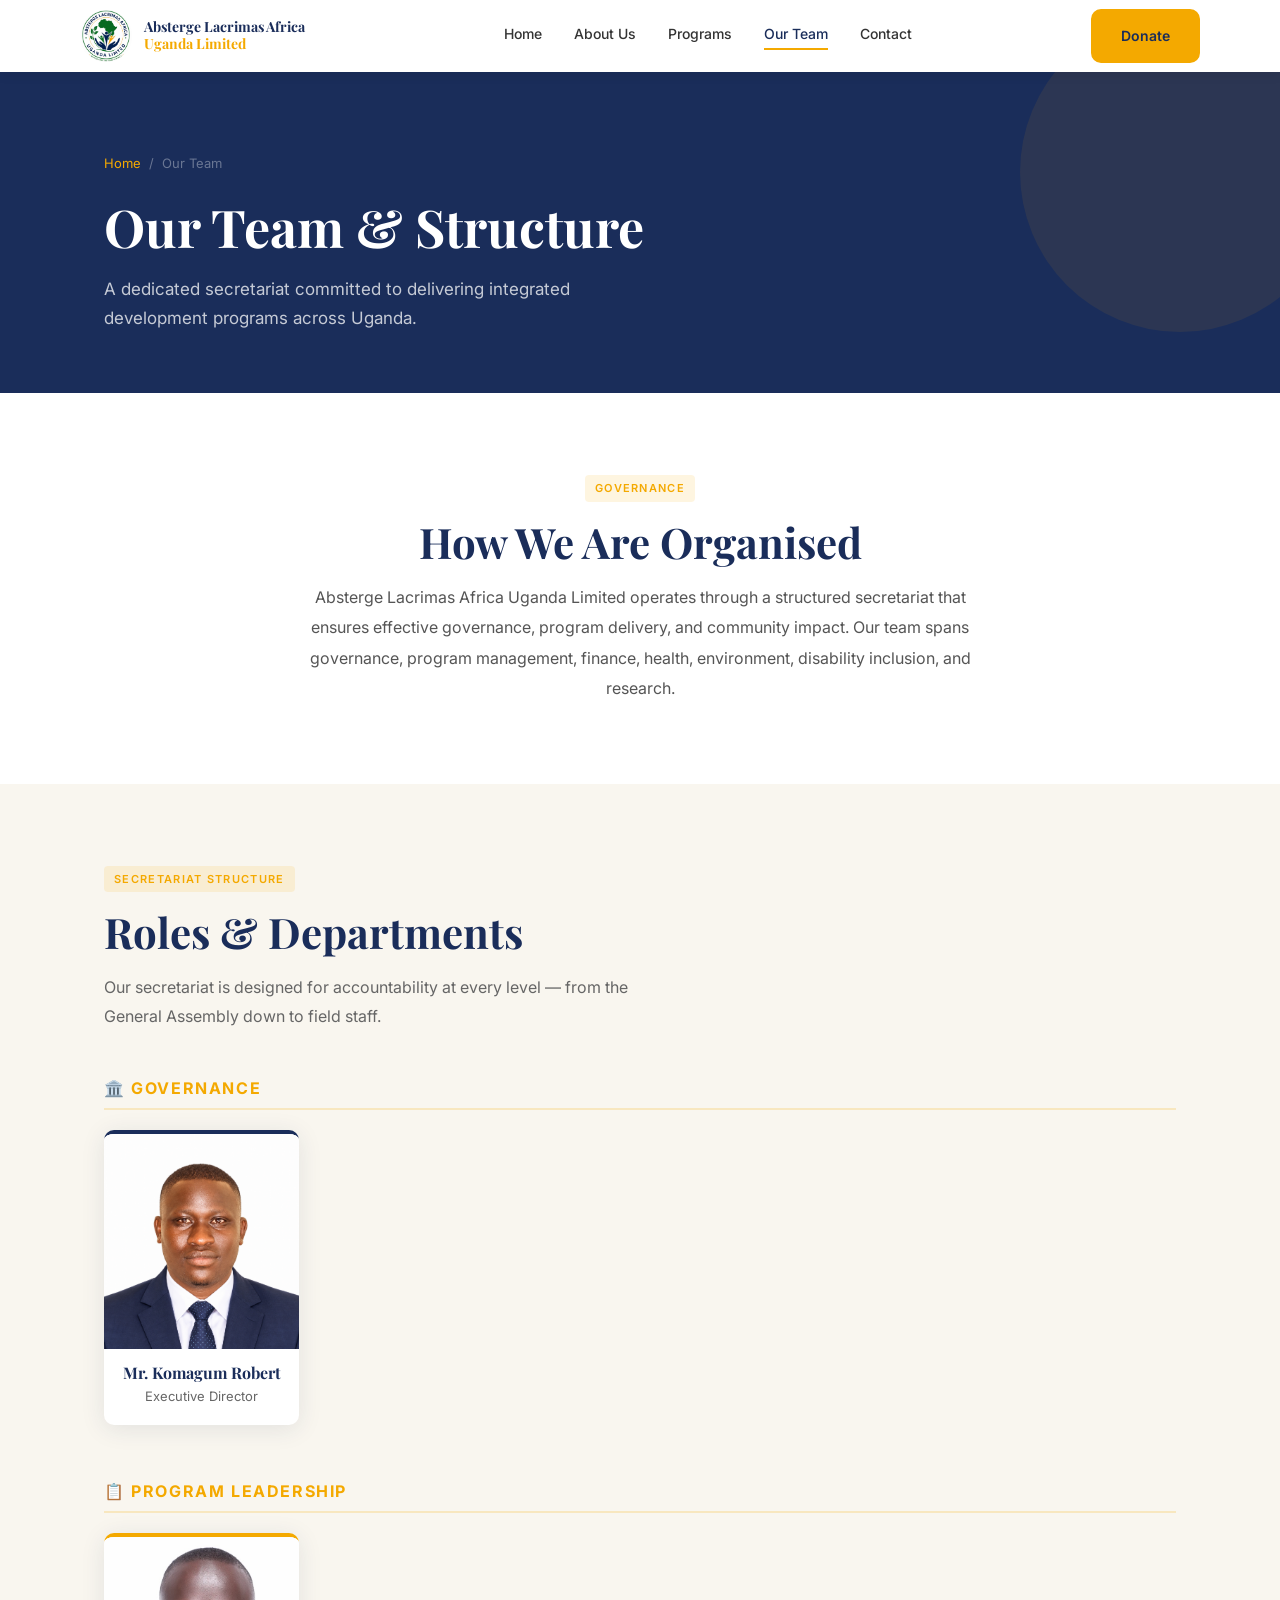
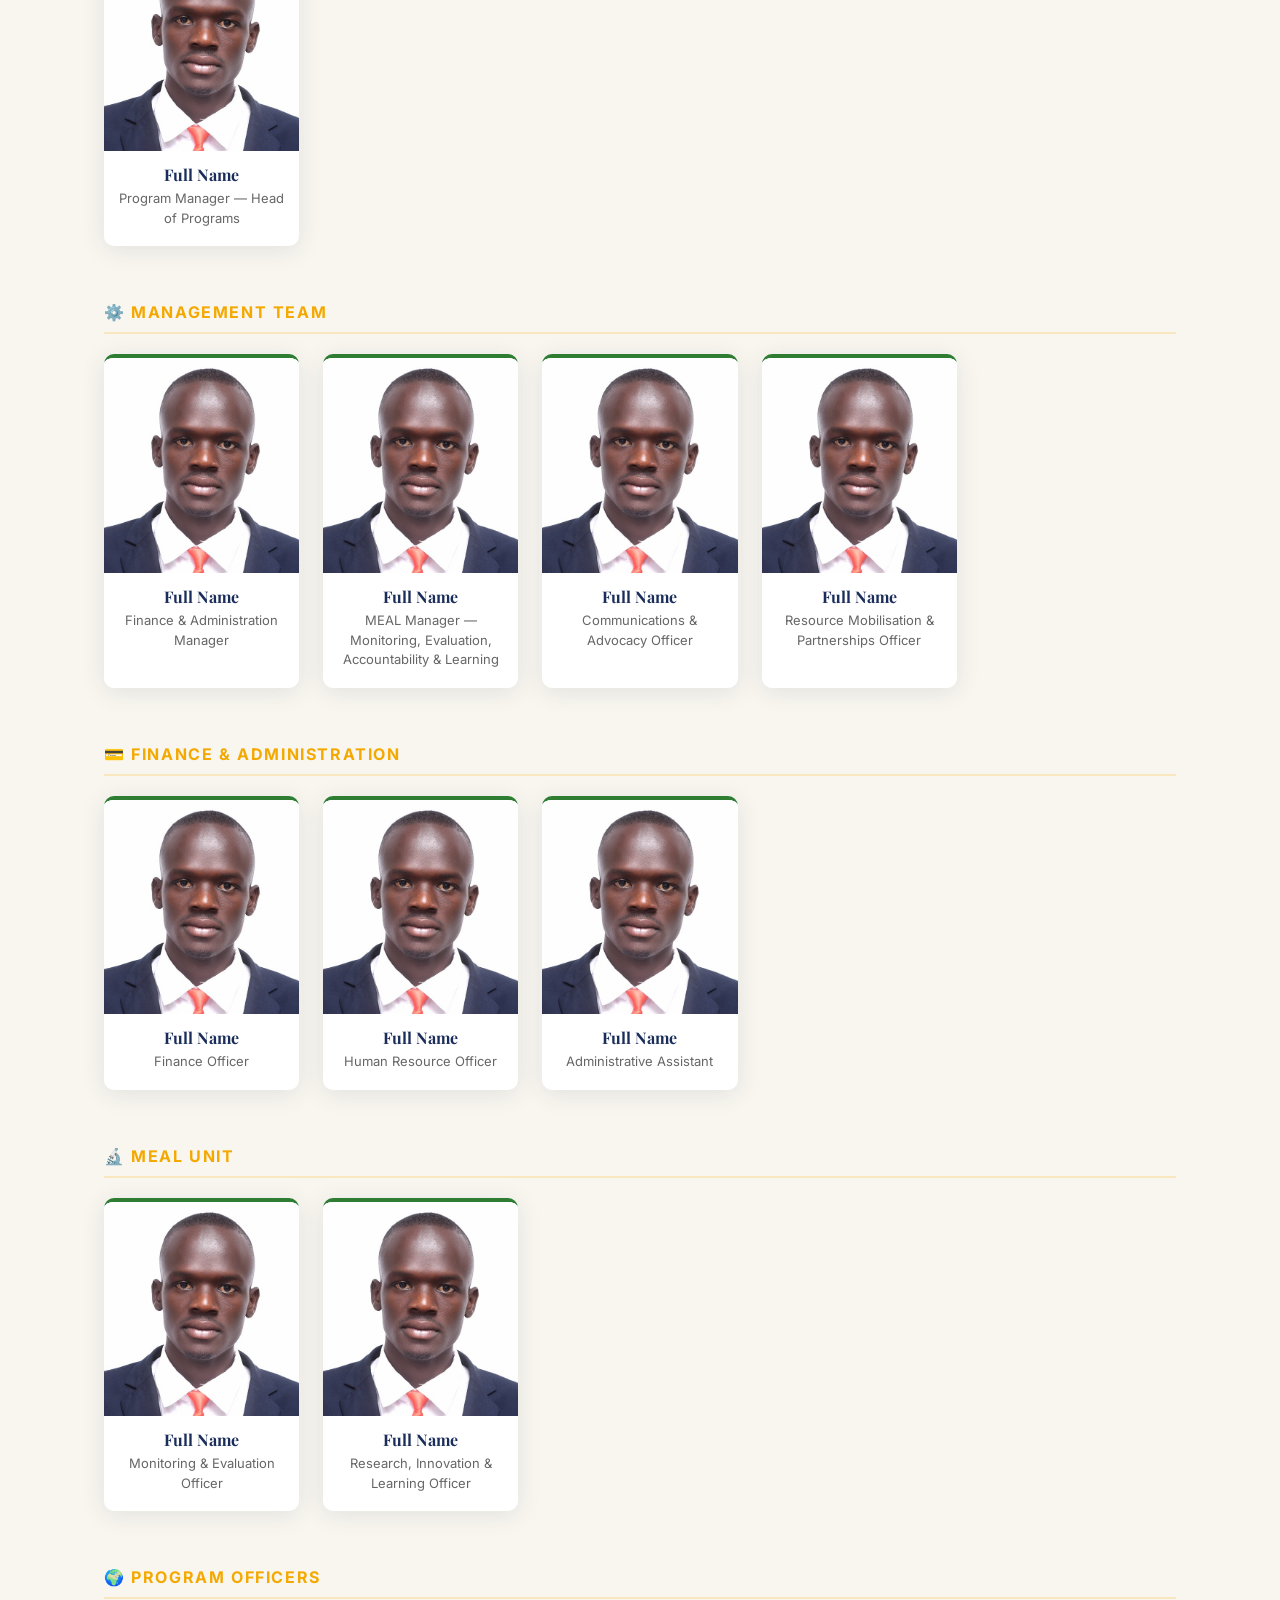
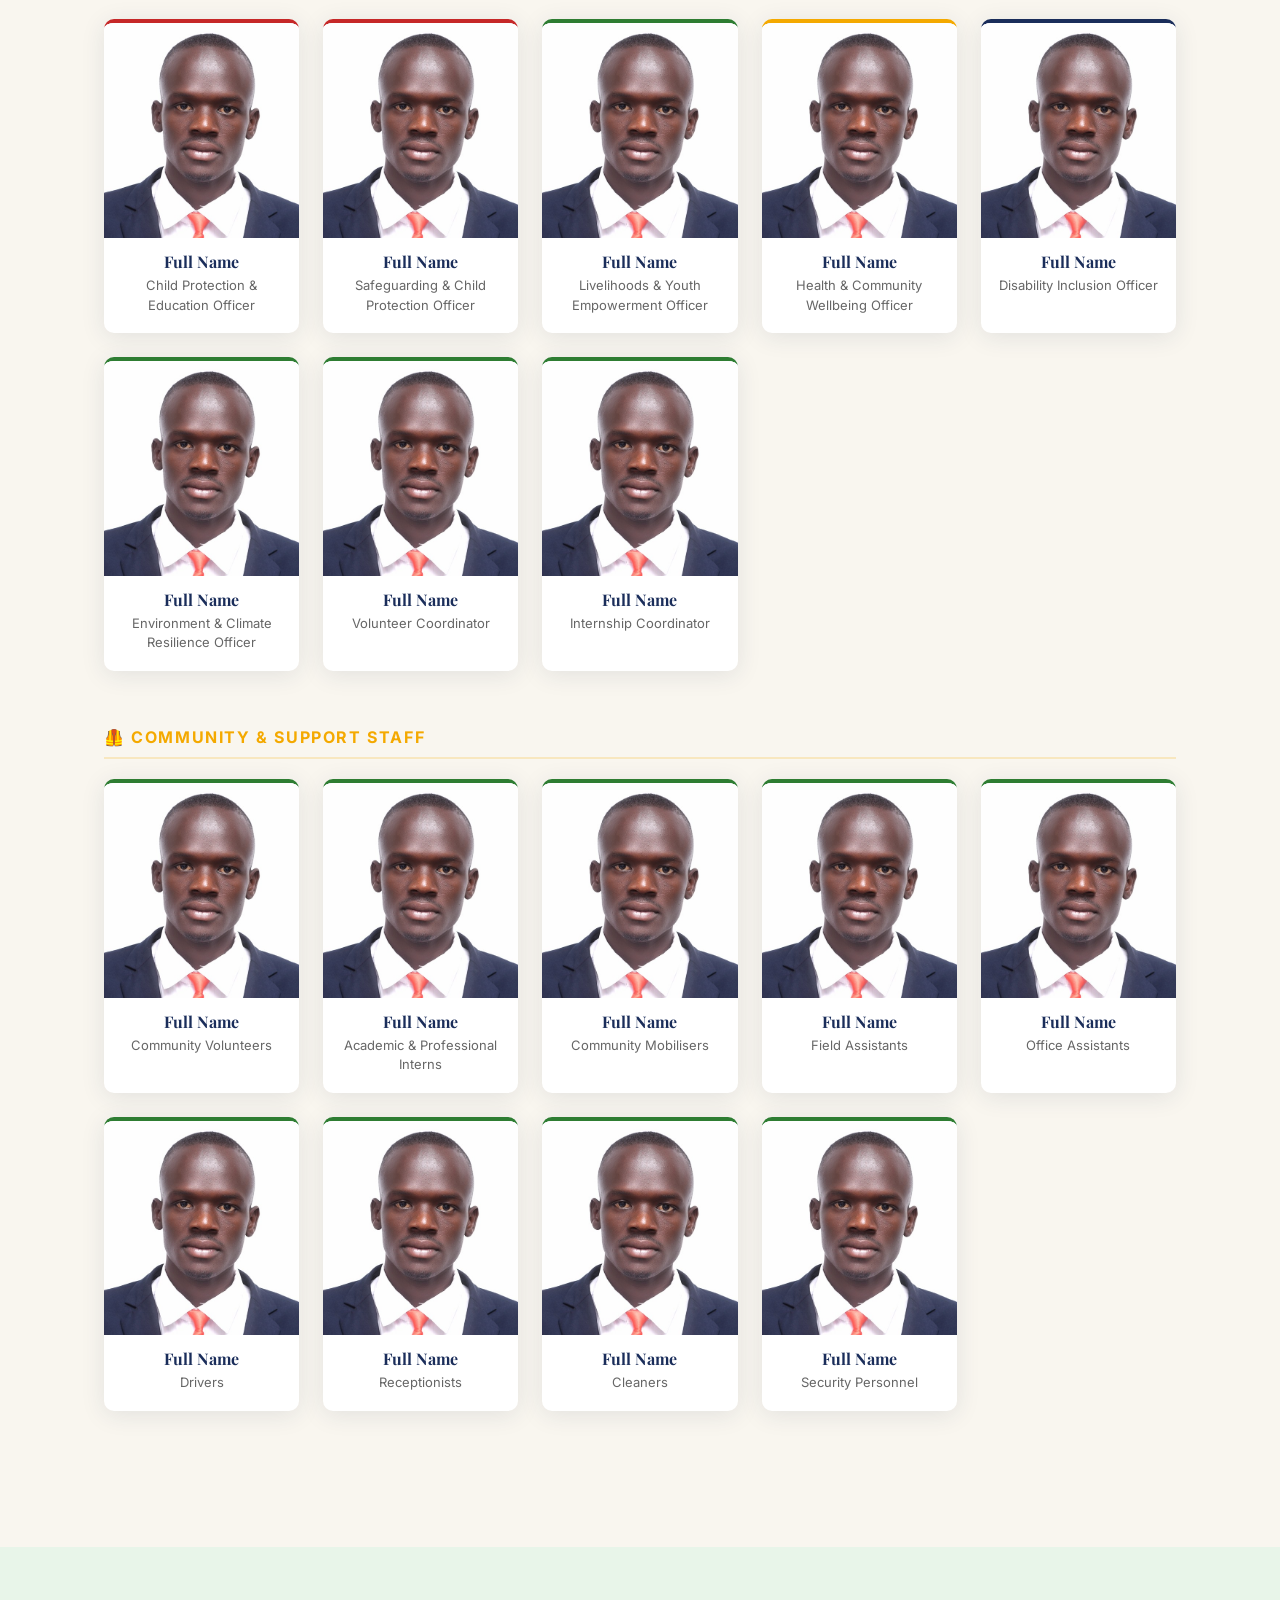
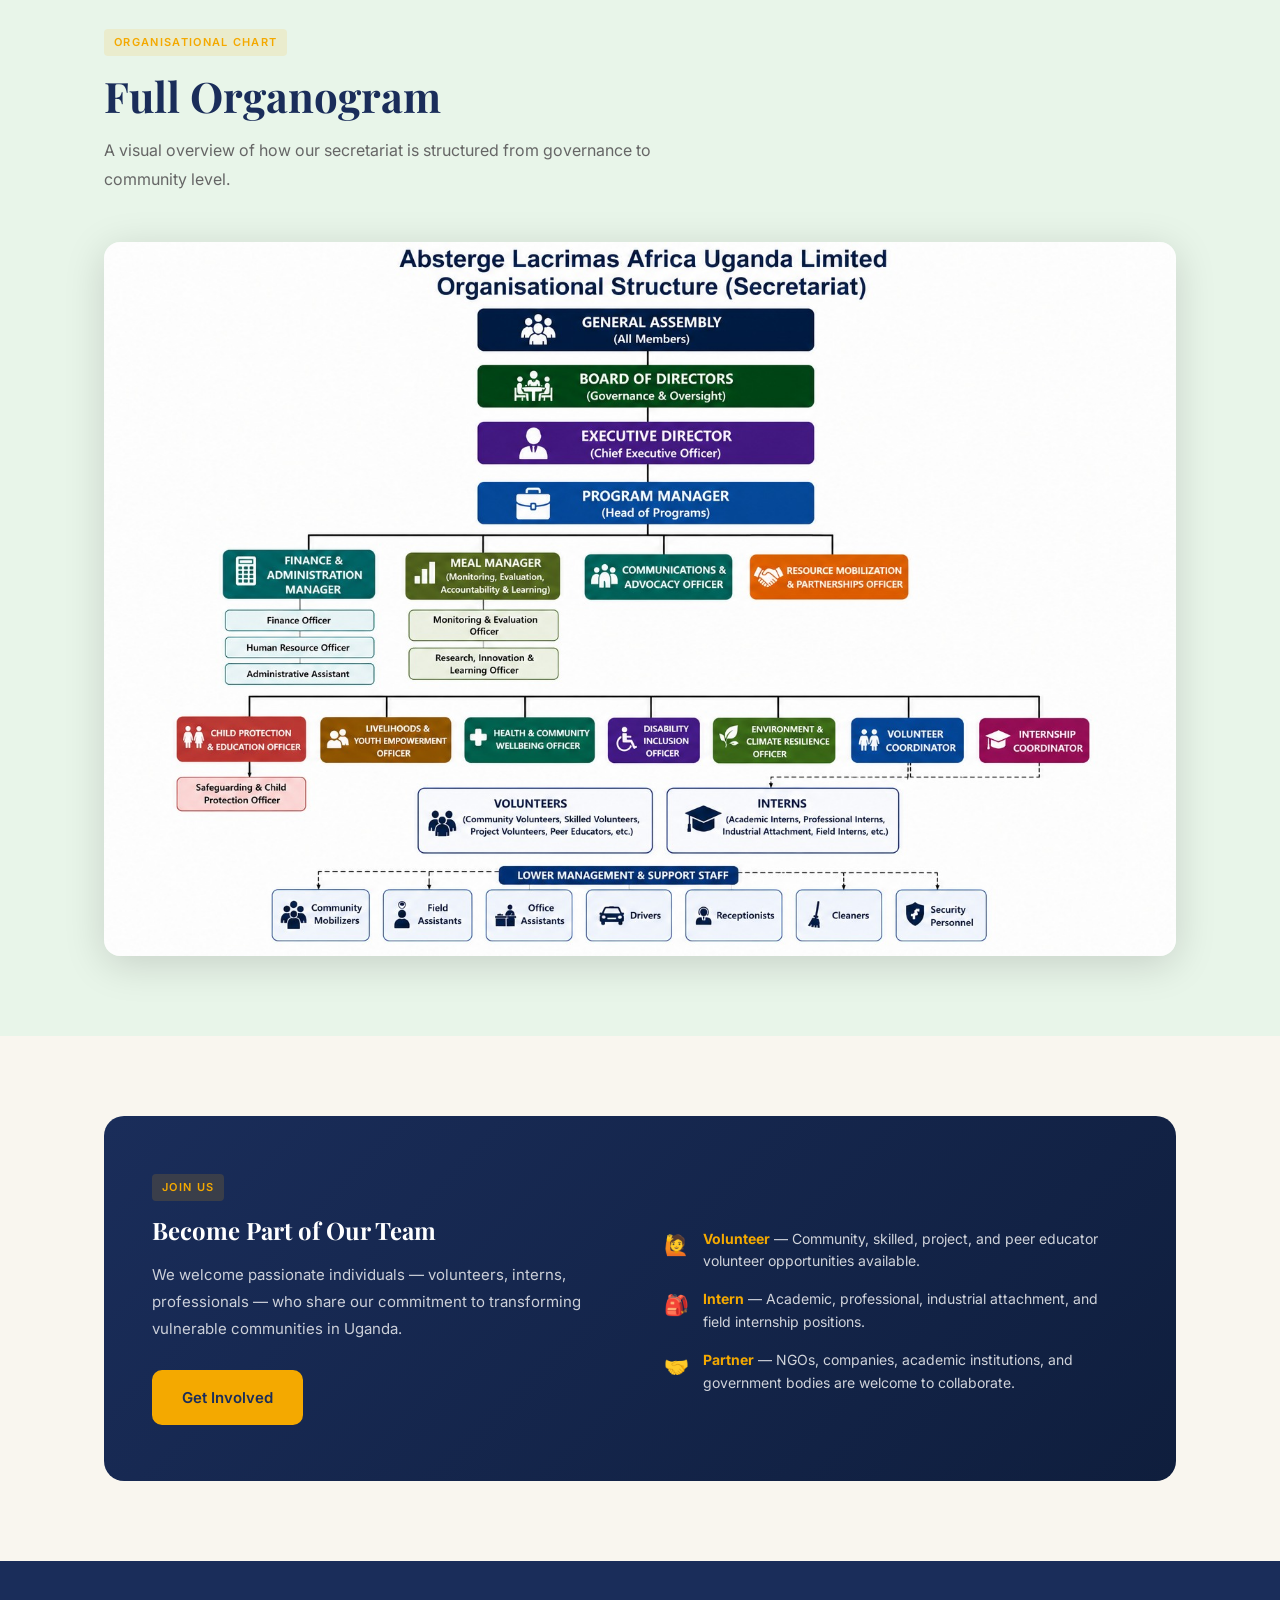
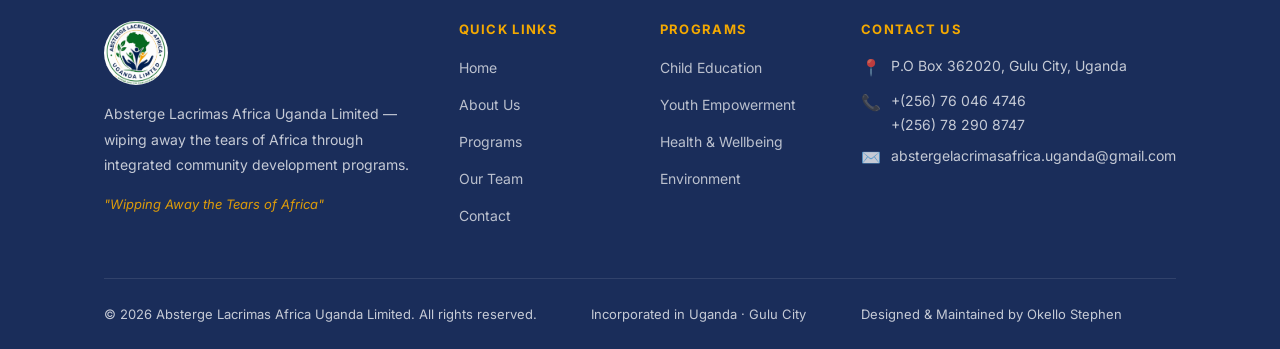
<file: team.html>
<!DOCTYPE html>
<html lang="en">
<head>
  <meta charset="UTF-8">
  <meta name="viewport" content="width=device-width, initial-scale=1.0">
  <title>Our Team — Absterge Lacrimas Africa Uganda Limited</title>
  <link rel="icon" type="image" href="assets/logo.jpg">
  <link rel="stylesheet" href="main.css">
  <style>
    .tier {
      margin-bottom: 56px;
    }
    .tier h3 {
      font-size: 16px;
      font-family: 'Inter', sans-serif;
      font-weight: 700;
      text-transform: uppercase;
      letter-spacing: 0.1em;
      color: var(--gold);
      margin-bottom: 20px;
      padding-bottom: 10px;
      border-bottom: 2px solid rgba(244,169,0,0.2);
    }
    /* Team member cards: photo, name, position */
    .roles-wrap {
      display: grid;
      grid-template-columns: repeat(auto-fill, minmax(190px, 1fr));
      gap: 24px;
    }
    .member-card {
      background: var(--white);
      border-radius: var(--radius);
      box-shadow: var(--shadow);
      overflow: hidden;
      text-align: center;
      border-top: 4px solid var(--green);
      transition: transform 0.2s, box-shadow 0.2s;
    }
    .member-card:hover { transform: translateY(-4px); box-shadow: 0 8px 32px rgba(26,45,90,0.16); }
    .member-card--gold { border-top-color: var(--gold); }
    .member-card--navy { border-top-color: var(--navy); }
    .member-card--red  { border-top-color: #c62828; }
    .member-card__photo {
      width: 100%;
      aspect-ratio: 4 / 4.4;
      background: #eef0f4;
      overflow: hidden;
    }
    .member-card__photo img {
      width: 100%;
      height: 100%;
      object-fit: cover;
      object-position: top center;
      display: block;
    }
    .member-card__info { padding: 14px 12px 18px; }
    .member-card__name {
      font-size: 16px;
      font-weight: 700;
      color: var(--navy);
      margin: 0 0 4px;
    }
    .member-card__role {
      font-size: 13px;
      line-height: 1.5;
      color: #666;
      margin: 0;
    }
    @media (max-width: 480px) {
      .roles-wrap { grid-template-columns: repeat(2, 1fr); gap: 14px; }
    }

    .join-card {
      background: linear-gradient(135deg, var(--navy), #0f1e3d);
      border-radius: 20px;
      padding: 56px 48px;
      display: grid;
      grid-template-columns: 1fr 1fr;
      gap: 48px;
      align-items: center;
    }
    .join-card h2 { color: var(--white); margin-bottom: 16px; }
    .join-card p  { color: rgba(255,255,255,0.78); font-size: 15px; line-height: 1.8; }
    .join-benefits { display: flex; flex-direction: column; gap: 16px; margin-top: 24px; }
    .join-benefit  { display: flex; gap: 14px; align-items: flex-start; }
    .join-benefit .ico { font-size: 20px; flex-shrink: 0; }
    .join-benefit p { color: rgba(255,255,255,0.8); font-size: 14px; line-height: 1.6; margin: 0; }
    @media (max-width: 768px) { .join-card { grid-template-columns: 1fr; padding: 36px 24px; } }
  </style>
</head>
<body>

<section class="page-hero">
  <div class="container">
    <div class="breadcrumb">
      <a href="index.html">Home</a>
      <span>/</span>
      <span>Our Team</span>
    </div>
    <h1>Our Team &amp; Structure</h1>
    <p>A dedicated secretariat committed to delivering integrated development programs across Uganda.</p>
  </div>
</section>

<!-- Org intro -->
<section class="section section--alt">
  <div class="container" style="max-width:720px;text-align:center;">
    <span class="tag">Governance</span>
    <h2 class="section-title">How We Are Organised</h2>
    <p style="font-size:16px;color:#555;line-height:1.9;">Absterge Lacrimas Africa Uganda Limited operates through a structured secretariat that ensures effective governance, program delivery, and community impact. Our team spans governance, program management, finance, health, environment, disability inclusion, and research.</p>
  </div>
</section>

<!-- Leadership tiers -->
<section class="section">
  <div class="container">
    <span class="tag">Secretariat Structure</span>
    <h2 class="section-title">Roles &amp; Departments</h2>
    <p class="section-sub">Our secretariat is designed for accountability at every level — from the General Assembly down to field staff.</p>

    <!-- Governance -->
    <div class="tier">
      <h3>🏛️ Governance</h3>
      <div class="roles-wrap">
        <div class="member-card member-card--navy">
          <div class="member-card__photo"><img src="assets/Robert.png" alt="Team member" loading="lazy"></div>
          <div class="member-card__info">
            <h4 class="member-card__name">Mr. Komagum Robert</h4>
            <p class="member-card__role">Executive Director</p>
          </div>
        </div>
      <!--<div class="member-card member-card--navy">
          <div class="member-card__photo"><img src="assets/team.jpg" alt="Team member" loading="lazy"></div>
          <div class="member-card__info">
            <h4 class="member-card__name">Full Name</h4>
            <p class="member-card__role">Board of Directors — Governance &amp; Oversight</p>
          </div>
        </div>
        <div class="member-card member-card--navy">
          <div class="member-card__photo"><img src="assets/team.jpg" alt="Team member" loading="lazy"></div>
          <div class="member-card__info">
            <h4 class="member-card__name">Full Name</h4>
            <p class="member-card__role">Executive Director (Chief Executive Officer)</p>
          </div>
        </div>
        <div class="member-card member-card--navy">
          <div class="member-card__photo"><img src="assets/team.jpg" alt="Team member" loading="lazy"></div>
          <div class="member-card__info">
            <h4 class="member-card__name">Full Name</h4>
            <p class="member-card__role">Executive Director (Chief Executive Officer)</p>
          </div>
        </div>
        <div class="member-card member-card--navy">
          <div class="member-card__photo"><img src="assets/team.jpg" alt="Team member" loading="lazy"></div>
          <div class="member-card__info">
            <h4 class="member-card__name">Full Name</h4>
            <p class="member-card__role">Executive Director (Chief Executive Officer)</p>
          </div>
        </div>-->
      </div>
    </div>

    <!-- Program Leadership -->
    <div class="tier">
      <h3>📋 Program Leadership</h3>
      <div class="roles-wrap">
        <div class="member-card member-card--gold">
          <div class="member-card__photo"><img src="assets/team.jpg" alt="Team member" loading="lazy"></div>
          <div class="member-card__info">
            <h4 class="member-card__name">Full Name</h4>
            <p class="member-card__role">Program Manager — Head of Programs</p>
          </div>
        </div>
      </div>
    </div>

    <!-- Management -->
    <div class="tier">
      <h3>⚙️ Management Team</h3>
      <div class="roles-wrap">
        <div class="member-card">
          <div class="member-card__photo"><img src="assets/team.jpg" alt="Team member" loading="lazy"></div>
          <div class="member-card__info">
            <h4 class="member-card__name">Full Name</h4>
            <p class="member-card__role">Finance &amp; Administration Manager</p>
          </div>
        </div>
        <div class="member-card">
          <div class="member-card__photo"><img src="assets/team.jpg" alt="Team member" loading="lazy"></div>
          <div class="member-card__info">
            <h4 class="member-card__name">Full Name</h4>
            <p class="member-card__role">MEAL Manager — Monitoring, Evaluation, Accountability &amp; Learning</p>
          </div>
        </div>
        <div class="member-card">
          <div class="member-card__photo"><img src="assets/team.jpg" alt="Team member" loading="lazy"></div>
          <div class="member-card__info">
            <h4 class="member-card__name">Full Name</h4>
            <p class="member-card__role">Communications &amp; Advocacy Officer</p>
          </div>
        </div>
        <div class="member-card">
          <div class="member-card__photo"><img src="assets/team.jpg" alt="Team member" loading="lazy"></div>
          <div class="member-card__info">
            <h4 class="member-card__name">Full Name</h4>
            <p class="member-card__role">Resource Mobilisation &amp; Partnerships Officer</p>
          </div>
        </div>
      </div>
    </div>

    <!-- Finance Sub -->
    <div class="tier">
      <h3>💳 Finance &amp; Administration</h3>
      <div class="roles-wrap">
        <div class="member-card">
          <div class="member-card__photo"><img src="assets/team.jpg" alt="Team member" loading="lazy"></div>
          <div class="member-card__info">
            <h4 class="member-card__name">Full Name</h4>
            <p class="member-card__role">Finance Officer</p>
          </div>
        </div>
        <div class="member-card">
          <div class="member-card__photo"><img src="assets/team.jpg" alt="Team member" loading="lazy"></div>
          <div class="member-card__info">
            <h4 class="member-card__name">Full Name</h4>
            <p class="member-card__role">Human Resource Officer</p>
          </div>
        </div>
        <div class="member-card">
          <div class="member-card__photo"><img src="assets/team.jpg" alt="Team member" loading="lazy"></div>
          <div class="member-card__info">
            <h4 class="member-card__name">Full Name</h4>
            <p class="member-card__role">Administrative Assistant</p>
          </div>
        </div>
      </div>
    </div>

    <!-- MEAL Sub -->
    <div class="tier">
      <h3>🔬 MEAL Unit</h3>
      <div class="roles-wrap">
        <div class="member-card">
          <div class="member-card__photo"><img src="assets/team.jpg" alt="Team member" loading="lazy"></div>
          <div class="member-card__info">
            <h4 class="member-card__name">Full Name</h4>
            <p class="member-card__role">Monitoring &amp; Evaluation Officer</p>
          </div>
        </div>
        <div class="member-card">
          <div class="member-card__photo"><img src="assets/team.jpg" alt="Team member" loading="lazy"></div>
          <div class="member-card__info">
            <h4 class="member-card__name">Full Name</h4>
            <p class="member-card__role">Research, Innovation &amp; Learning Officer</p>
          </div>
        </div>
      </div>
    </div>

    <!-- Program Officers -->
    <div class="tier">
      <h3>🌍 Program Officers</h3>
      <div class="roles-wrap">
        <div class="member-card member-card--red">
          <div class="member-card__photo"><img src="assets/team.jpg" alt="Team member" loading="lazy"></div>
          <div class="member-card__info">
            <h4 class="member-card__name">Full Name</h4>
            <p class="member-card__role">Child Protection &amp; Education Officer</p>
          </div>
        </div>
        <div class="member-card member-card--red">
          <div class="member-card__photo"><img src="assets/team.jpg" alt="Team member" loading="lazy"></div>
          <div class="member-card__info">
            <h4 class="member-card__name">Full Name</h4>
            <p class="member-card__role">Safeguarding &amp; Child Protection Officer</p>
          </div>
        </div>
        <div class="member-card">
          <div class="member-card__photo"><img src="assets/team.jpg" alt="Team member" loading="lazy"></div>
          <div class="member-card__info">
            <h4 class="member-card__name">Full Name</h4>
            <p class="member-card__role">Livelihoods &amp; Youth Empowerment Officer</p>
          </div>
        </div>
        <div class="member-card member-card--gold">
          <div class="member-card__photo"><img src="assets/team.jpg" alt="Team member" loading="lazy"></div>
          <div class="member-card__info">
            <h4 class="member-card__name">Full Name</h4>
            <p class="member-card__role">Health &amp; Community Wellbeing Officer</p>
          </div>
        </div>
        <div class="member-card member-card--navy">
          <div class="member-card__photo"><img src="assets/team.jpg" alt="Team member" loading="lazy"></div>
          <div class="member-card__info">
            <h4 class="member-card__name">Full Name</h4>
            <p class="member-card__role">Disability Inclusion Officer</p>
          </div>
        </div>
        <div class="member-card">
          <div class="member-card__photo"><img src="assets/team.jpg" alt="Team member" loading="lazy"></div>
          <div class="member-card__info">
            <h4 class="member-card__name">Full Name</h4>
            <p class="member-card__role">Environment &amp; Climate Resilience Officer</p>
          </div>
        </div>
        <div class="member-card">
          <div class="member-card__photo"><img src="assets/team.jpg" alt="Team member" loading="lazy"></div>
          <div class="member-card__info">
            <h4 class="member-card__name">Full Name</h4>
            <p class="member-card__role">Volunteer Coordinator</p>
          </div>
        </div>
        <div class="member-card">
          <div class="member-card__photo"><img src="assets/team.jpg" alt="Team member" loading="lazy"></div>
          <div class="member-card__info">
            <h4 class="member-card__name">Full Name</h4>
            <p class="member-card__role">Internship Coordinator</p>
          </div>
        </div>
      </div>
    </div>

    <!-- Ground staff -->
    <div class="tier">
      <h3>🦺 Community &amp; Support Staff</h3>
      <div class="roles-wrap">
        <div class="member-card">
          <div class="member-card__photo"><img src="assets/team.jpg" alt="Team member" loading="lazy"></div>
          <div class="member-card__info">
            <h4 class="member-card__name">Full Name</h4>
            <p class="member-card__role">Community Volunteers</p>
          </div>
        </div>
        <div class="member-card">
          <div class="member-card__photo"><img src="assets/team.jpg" alt="Team member" loading="lazy"></div>
          <div class="member-card__info">
            <h4 class="member-card__name">Full Name</h4>
            <p class="member-card__role">Academic &amp; Professional Interns</p>
          </div>
        </div>
        <div class="member-card">
          <div class="member-card__photo"><img src="assets/team.jpg" alt="Team member" loading="lazy"></div>
          <div class="member-card__info">
            <h4 class="member-card__name">Full Name</h4>
            <p class="member-card__role">Community Mobilisers</p>
          </div>
        </div>
        <div class="member-card">
          <div class="member-card__photo"><img src="assets/team.jpg" alt="Team member" loading="lazy"></div>
          <div class="member-card__info">
            <h4 class="member-card__name">Full Name</h4>
            <p class="member-card__role">Field Assistants</p>
          </div>
        </div>
        <div class="member-card">
          <div class="member-card__photo"><img src="assets/team.jpg" alt="Team member" loading="lazy"></div>
          <div class="member-card__info">
            <h4 class="member-card__name">Full Name</h4>
            <p class="member-card__role">Office Assistants</p>
          </div>
        </div>
        <div class="member-card">
          <div class="member-card__photo"><img src="assets/team.jpg" alt="Team member" loading="lazy"></div>
          <div class="member-card__info">
            <h4 class="member-card__name">Full Name</h4>
            <p class="member-card__role">Drivers</p>
          </div>
        </div>
        <div class="member-card">
          <div class="member-card__photo"><img src="assets/team.jpg" alt="Team member" loading="lazy"></div>
          <div class="member-card__info">
            <h4 class="member-card__name">Full Name</h4>
            <p class="member-card__role">Receptionists</p>
          </div>
        </div>
        <div class="member-card">
          <div class="member-card__photo"><img src="assets/team.jpg" alt="Team member" loading="lazy"></div>
          <div class="member-card__info">
            <h4 class="member-card__name">Full Name</h4>
            <p class="member-card__role">Cleaners</p>
          </div>
        </div>
        <div class="member-card">
          <div class="member-card__photo"><img src="assets/team.jpg" alt="Team member" loading="lazy"></div>
          <div class="member-card__info">
            <h4 class="member-card__name">Full Name</h4>
            <p class="member-card__role">Security Personnel</p>
          </div>
        </div>
      </div>
    </div>
  </div>
</section>

<!-- Full organogram -->
<section class="section section--green">
  <div class="container">
    <span class="tag">Organisational Chart</span>
    <h2 class="section-title">Full Organogram</h2>
    <p class="section-sub">A visual overview of how our secretariat is structured from governance to community level.</p>
    <div style="text-align:center;">
      <img src="assets/organogram.jpeg" alt="Full Organisational Chart" style="border-radius:16px;box-shadow:0 8px 40px rgba(0,0,0,0.15);max-width:100%;">
    </div>
  </div>
</section>

<!-- Join the team -->
<section class="section">
  <div class="container">
    <div class="join-card">
      <div>
        <span class="tag" style="background:rgba(244,169,0,0.15);">Join Us</span>
        <h2>Become Part of Our Team</h2>
        <p>We welcome passionate individuals — volunteers, interns, professionals — who share our commitment to transforming vulnerable communities in Uganda.</p>
        <a href="contact.html" class="btn btn-primary" style="margin-top:28px;">Get Involved</a>
      </div>
      <div class="join-benefits">
        <div class="join-benefit">
          <span class="ico">🙋</span>
          <p><strong style="color:var(--gold);">Volunteer</strong> — Community, skilled, project, and peer educator volunteer opportunities available.</p>
        </div>
        <div class="join-benefit">
          <span class="ico">🎒</span>
          <p><strong style="color:var(--gold);">Intern</strong> — Academic, professional, industrial attachment, and field internship positions.</p>
        </div>
        <div class="join-benefit">
          <span class="ico">🤝</span>
          <p><strong style="color:var(--gold);">Partner</strong> — NGOs, companies, academic institutions, and government bodies are welcome to collaborate.</p>
        </div>
      </div>
    </div>
  </div>
</section>

<script src="shared.js"></script>
</body>
</html>
</file>
<file: main.css>
/* ============================================================
   ABSTERGE LACRIMAS AFRICA UGANDA LIMITED — main.css
   Color palette:
     --navy:    #1A2D5A  (primary, trust)
     --green:   #2E7D32  (growth, Africa)
     --gold:    #F4A900  (hope, warmth)
     --cream:   #F9F6EF  (background)
     --white:   #FFFFFF
     --charcoal:#333333  (body text)
     --light-g: #E8F5E9  (soft green tint)
   ============================================================ */

@import url('https://fonts.googleapis.com/css2?family=Playfair+Display:wght@700;900&family=Inter:wght@300;400;500;600&display=swap');

/* ── Reset & Base ── */
*, *::before, *::after { box-sizing: border-box; margin: 0; padding: 0; }

:root {
  --navy:    #1A2D5A;
  --green:   #2E7D32;
  --gold:    #F4A900;
  --cream:   #F9F6EF;
  --white:   #FFFFFF;
  --charcoal:#333333;
  --light-g: #E8F5E9;
  --shadow:  0 4px 24px rgba(26,45,90,0.10);
  --radius:  10px;
  --transition: 0.3s ease;
}

html { scroll-behavior: smooth; }

body {
  font-family: 'Inter', sans-serif;
  background: var(--cream);
  color: var(--charcoal);
  line-height: 1.7;
  font-size: 16px;
}

h1, h2, h3, h4 {
  font-family: 'Playfair Display', serif;
  color: var(--navy);
  line-height: 1.25;
}

a { color: inherit; text-decoration: none; }
img { max-width: 100%; display: block; }
ul { list-style: none; }

/* ── Utility ── */
.container { max-width: 1120px; margin: 0 auto; padding: 0 24px; }
.section    { padding: 80px 0; }
.section--alt { background: var(--white); }
.section--dark { background: var(--navy); color: var(--white); }
.section--dark h2, .section--dark h3 { color: var(--white); }
.section--green { background: var(--light-g); }

.tag {
  display: inline-block;
  font-size: 11px;
  font-weight: 600;
  letter-spacing: 0.12em;
  text-transform: uppercase;
  color: var(--gold);
  background: rgba(244,169,0,0.12);
  border-radius: 4px;
  padding: 4px 10px;
  margin-bottom: 14px;
}

.section-title {
  font-size: clamp(28px, 4vw, 42px);
  margin-bottom: 14px;
}

.section-sub {
  font-size: 16px;
  color: #666;
  max-width: 560px;
  margin-bottom: 48px;
  line-height: 1.8;
}

.btn {
  display: inline-flex;
  align-items: center;
  gap: 8px;
  padding: 13px 28px;
  border-radius: var(--radius);
  font-weight: 600;
  font-size: 15px;
  cursor: pointer;
  border: 2px solid transparent;
  transition: var(--transition);
  font-family: 'Inter', sans-serif;
}
.btn-primary {
  background: var(--gold);
  color: var(--navy);
  border-color: var(--gold);
}
.btn-primary:hover { background: #d4900e; border-color: #d4900e; transform: translateY(-2px); }
.btn-outline {
  background: transparent;
  color: var(--white);
  border-color: var(--white);
}
.btn-outline:hover { background: var(--white); color: var(--navy); }
.btn-green {
  background: var(--green);
  color: var(--white);
  border-color: var(--green);
}
.btn-green:hover { background: #1b5e20; border-color: #1b5e20; transform: translateY(-2px); }

/* ── Navbar ── */
.navbar {
  position: sticky;
  top: 0;
  z-index: 1000;
  background: var(--white);
  box-shadow: 0 2px 12px rgba(0,0,0,0.08);
  padding: 0 24px;
}
.navbar__inner {
  max-width: 1120px;
  margin: 0 auto;
  display: flex;
  align-items: center;
  justify-content: space-between;
  height: 72px;
}
.navbar__brand {
  display: flex;
  align-items: center;
  gap: 12px;
}
.navbar__logo {
  width: 52px;
  height: 52px;
  object-fit: contain;
  border-radius: 50%;
}
.navbar__name {
  font-family: 'Playfair Display', serif;
  font-size: 14px;
  font-weight: 700;
  color: var(--navy);
  line-height: 1.2;
  max-width: 180px;
}
.navbar__name span { color: var(--gold); }

.navbar__links {
  display: flex;
  align-items: center;
  gap: 32px;
}
.navbar__links a {
  font-size: 14px;
  font-weight: 500;
  color: var(--charcoal);
  transition: color var(--transition);
  position: relative;
  padding-bottom: 4px;
}
.navbar__links a::after {
  content: '';
  position: absolute;
  bottom: 0; left: 0;
  width: 0; height: 2px;
  background: var(--gold);
  transition: width var(--transition);
}
.navbar__links a:hover { color: var(--navy); }
.navbar__links a:hover::after { width: 100%; }
.navbar__links a.active { color: var(--navy); }
.navbar__links a.active::after { width: 100%; }

.navbar__cta { font-size: 14px; }

.hamburger {
  display: none;
  background: none;
  border: none;
  cursor: pointer;
  flex-direction: column;
  gap: 5px;
  padding: 4px;
}
.hamburger span {
  display: block;
  width: 24px; height: 2px;
  background: var(--navy);
  border-radius: 2px;
  transition: var(--transition);
}

/* ── Mobile nav ── */
.mobile-nav {
  display: none;
  position: fixed;
  inset: 0;
  background: var(--navy);
  z-index: 2000;
  flex-direction: column;
  align-items: center;
  justify-content: center;
  gap: 32px;
}
.mobile-nav.open { display: flex; }
.mobile-nav a {
  font-size: 24px;
  font-family: 'Playfair Display', serif;
  color: var(--white);
  font-weight: 700;
}
.mobile-nav a:hover { color: var(--gold); }
.mobile-nav__close {
  position: absolute;
  top: 24px; right: 24px;
  background: none;
  border: none;
  color: var(--white);
  font-size: 32px;
  cursor: pointer;
}

/* ── Footer ── */
.footer {
  background: var(--navy);
  color: rgba(255,255,255,0.75);
  padding: 60px 0 24px;
}
.footer__grid {
  display: grid;
  grid-template-columns: 2fr 1fr 1fr 1.5fr;
  gap: 48px;
  margin-bottom: 48px;
}
.footer__brand { display: flex; flex-direction: column; gap: 16px; }
.footer__brand img { width: 64px; height: 64px; border-radius: 50%; object-fit: contain; }
.footer__brand p { font-size: 14px; line-height: 1.8; }
.footer h4 {
  font-family: 'Inter', sans-serif;
  font-size: 13px;
  font-weight: 700;
  letter-spacing: 0.1em;
  text-transform: uppercase;
  color: var(--gold);
  margin-bottom: 16px;
}
.footer ul { display: flex; flex-direction: column; gap: 10px; }
.footer ul li a {
  font-size: 14px;
  color: rgba(255,255,255,0.7);
  transition: color var(--transition);
}
.footer ul li a:hover { color: var(--white); }
.footer__contact p { font-size: 14px; margin-bottom: 8px; display: flex; gap: 10px; align-items: flex-start; }
.footer__contact p span { font-size: 16px; flex-shrink: 0; }
.footer__bottom {
  border-top: 1px solid rgba(255,255,255,0.1);
  padding-top: 24px;
  display: flex;
  justify-content: space-between;
  align-items: center;
  flex-wrap: wrap;
  gap: 12px;
}
.footer__bottom p { font-size: 13px; }

/* ── Card ── */
.card {
  background: var(--white);
  border-radius: var(--radius);
  box-shadow: var(--shadow);
  padding: 32px;
  transition: transform var(--transition), box-shadow var(--transition);
}
.card:hover { transform: translateY(-4px); box-shadow: 0 12px 40px rgba(26,45,90,0.15); }
.card__icon {
  width: 52px; height: 52px;
  border-radius: 12px;
  display: flex; align-items: center; justify-content: center;
  font-size: 24px;
  margin-bottom: 20px;
}
.card__icon--green { background: var(--light-g); }
.card__icon--gold  { background: rgba(244,169,0,0.12); }
.card__icon--navy  { background: rgba(26,45,90,0.08); }

/* ── Page Hero ── */
.page-hero {
  background: var(--navy);
  padding: 80px 0 60px;
  position: relative;
  overflow: hidden;
}
.page-hero::before {
  content: '';
  position: absolute;
  top: -60px; right: -60px;
  width: 320px; height: 320px;
  border-radius: 50%;
  background: rgba(244,169,0,0.08);
}
.page-hero h1 { color: var(--white); font-size: clamp(32px,5vw,52px); margin-bottom: 16px; }
.page-hero p  { color: rgba(255,255,255,0.75); font-size: 17px; max-width: 560px; }
.breadcrumb {
  display: flex;
  gap: 8px;
  align-items: center;
  font-size: 13px;
  color: rgba(255,255,255,0.55);
  margin-bottom: 20px;
}
.breadcrumb a { color: var(--gold); }
.breadcrumb span { color: rgba(255,255,255,0.35); }

/* ── Divider ── */
.gold-line {
  width: 56px; height: 4px;
  background: var(--gold);
  border-radius: 2px;
  margin-bottom: 24px;
}

/* ── Responsive ── */
@media (max-width: 900px) {
  .navbar__links { display: none; }
  .navbar__cta   { display: none; }
  .hamburger     { display: flex; }
  .footer__grid  { grid-template-columns: 1fr 1fr; }
}
@media (max-width: 600px) {
  .section  { padding: 56px 0; }
  .footer__grid { grid-template-columns: 1fr; }
  .footer__bottom { flex-direction: column; text-align: center; }
}

/* ── Animations ── */
@keyframes fadeUp {
  from { opacity: 0; transform: translateY(32px); }
  to   { opacity: 1; transform: translateY(0); }
}
.fade-up { animation: fadeUp 0.7s ease both; }
.fade-up-2 { animation: fadeUp 0.7s 0.15s ease both; }
.fade-up-3 { animation: fadeUp 0.7s 0.3s ease both; }

/* ── Stats bar ── */
.stats-bar {
  background: var(--gold);
  padding: 32px 0;
}
.stats-bar__grid {
  display: grid;
  grid-template-columns: repeat(4, 1fr);
  gap: 24px;
  text-align: center;
}
.stats-bar__item .num {
  font-family: 'Playfair Display', serif;
  font-size: 36px;
  font-weight: 900;
  color: var(--navy);
  line-height: 1;
}
.stats-bar__item .lbl {
  font-size: 13px;
  font-weight: 600;
  color: rgba(26,45,90,0.75);
  margin-top: 6px;
  text-transform: uppercase;
  letter-spacing: 0.06em;
}
@media (max-width: 600px) {
  .stats-bar__grid { grid-template-columns: 1fr 1fr; }
}

/* ── Program card grid ── */
.programs-grid {
  display: grid;
  grid-template-columns: repeat(auto-fit, minmax(260px, 1fr));
  gap: 28px;
  margin-top: 16px;
}

/* ── Value item ── */
.values-grid {
  display: grid;
  grid-template-columns: repeat(auto-fit, minmax(240px, 1fr));
  gap: 24px;
}
.value-item {
  padding: 28px;
  border-left: 4px solid var(--gold);
  background: var(--white);
  border-radius: 0 var(--radius) var(--radius) 0;
  box-shadow: var(--shadow);
}
.value-item h4 { font-size: 16px; margin-bottom: 8px; font-family: 'Inter', sans-serif; font-weight: 700; }
.value-item p  { font-size: 14px; color: #666; line-height: 1.7; }

/* ── Team card ── */
.team-grid {
  display: grid;
  grid-template-columns: repeat(auto-fit, minmax(200px, 1fr));
  gap: 28px;
}
.team-card {
  background: var(--white);
  border-radius: var(--radius);
  box-shadow: var(--shadow);
  overflow: hidden;
  text-align: center;
  padding-bottom: 24px;
  transition: transform var(--transition);
}
.team-card:hover { transform: translateY(-4px); }
.team-card__avatar {
  width: 100%; height: 140px;
  background: linear-gradient(135deg, var(--navy), var(--green));
  display: flex; align-items: center; justify-content: center;
  font-size: 52px;
  margin-bottom: 18px;
}
.team-card h4 { font-size: 16px; margin-bottom: 4px; color: var(--navy); font-family: 'Inter', sans-serif; font-weight: 700; }
.team-card p  { font-size: 13px; color: var(--gold); font-weight: 600; }

/* ── Contact form ── */
.contact-grid {
  display: grid;
  grid-template-columns: 1fr 1.3fr;
  gap: 64px;
  align-items: start;
}
.form-group { margin-bottom: 20px; }
.form-group label { display: block; font-size: 13px; font-weight: 600; color: var(--navy); margin-bottom: 6px; }
.form-group input,
.form-group textarea,
.form-group select {
  width: 100%;
  padding: 13px 16px;
  border: 2px solid #e0ddd5;
  border-radius: var(--radius);
  font-family: 'Inter', sans-serif;
  font-size: 15px;
  color: var(--charcoal);
  background: var(--cream);
  transition: border-color var(--transition);
  outline: none;
}
.form-group input:focus,
.form-group textarea:focus,
.form-group select:focus { border-color: var(--gold); background: var(--white); }
.form-group textarea { resize: vertical; min-height: 130px; }
.contact-info { display: flex; flex-direction: column; gap: 24px; }
.contact-info__item {
  display: flex; gap: 16px; align-items: flex-start;
  padding: 24px; background: var(--white);
  border-radius: var(--radius); box-shadow: var(--shadow);
}
.contact-info__icon {
  width: 44px; height: 44px; flex-shrink: 0;
  border-radius: 10px; background: var(--light-g);
  display: flex; align-items: center; justify-content: center; font-size: 20px;
}
.contact-info__item h4 { font-size: 14px; font-weight: 700; color: var(--navy); margin-bottom: 4px; font-family: 'Inter', sans-serif; }
.contact-info__item p  { font-size: 14px; color: #666; line-height: 1.6; }
@media (max-width: 768px) { .contact-grid { grid-template-columns: 1fr; } }

/* ── Programs page ── */
.program-detail {
  display: grid;
  grid-template-columns: 1fr 1fr;
  gap: 56px;
  align-items: center;
  padding: 56px 0;
  border-bottom: 1px solid #e8e4db;
}
.program-detail:last-child { border-bottom: none; }
.program-detail:nth-child(even) .program-detail__img { order: 2; }
.program-detail:nth-child(even) .program-detail__text { order: 1; }
.program-detail__img {
  border-radius: 16px;
  overflow: hidden;
  background: linear-gradient(135deg, var(--navy), var(--green));
  height: 320px;
  display: flex; align-items: center; justify-content: center; font-size: 80px;
}
.program-detail ul { display: flex; flex-direction: column; gap: 10px; margin-top: 20px; }
.program-detail ul li {
  display: flex; gap: 10px; align-items: flex-start;
  font-size: 15px; color: #555;
}
.program-detail ul li::before {
  content: '✓';
  color: var(--green);
  font-weight: 700;
  flex-shrink: 0;
  margin-top: 2px;
}
@media (max-width: 768px) {
  .program-detail { grid-template-columns: 1fr; }
  .program-detail:nth-child(even) .program-detail__img { order: 0; }
  .program-detail:nth-child(even) .program-detail__text { order: 0; }
}
</file>
